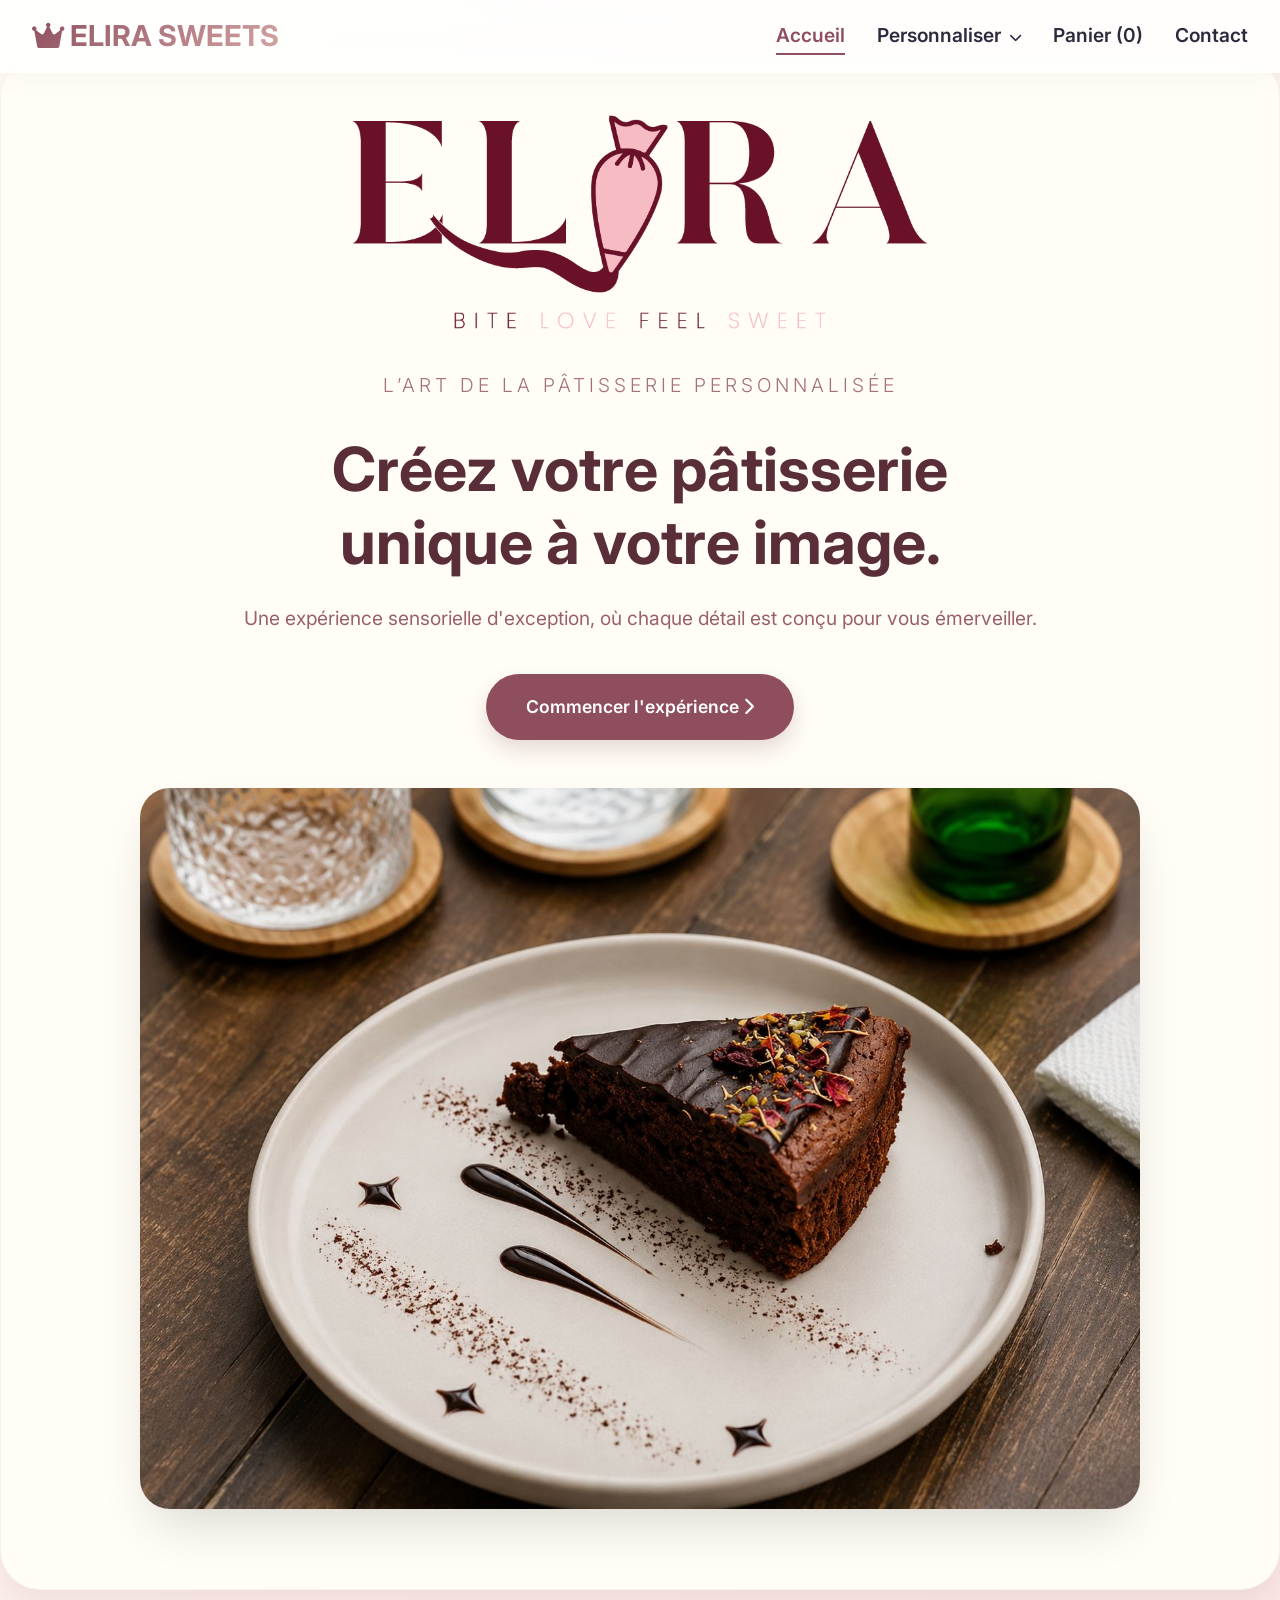
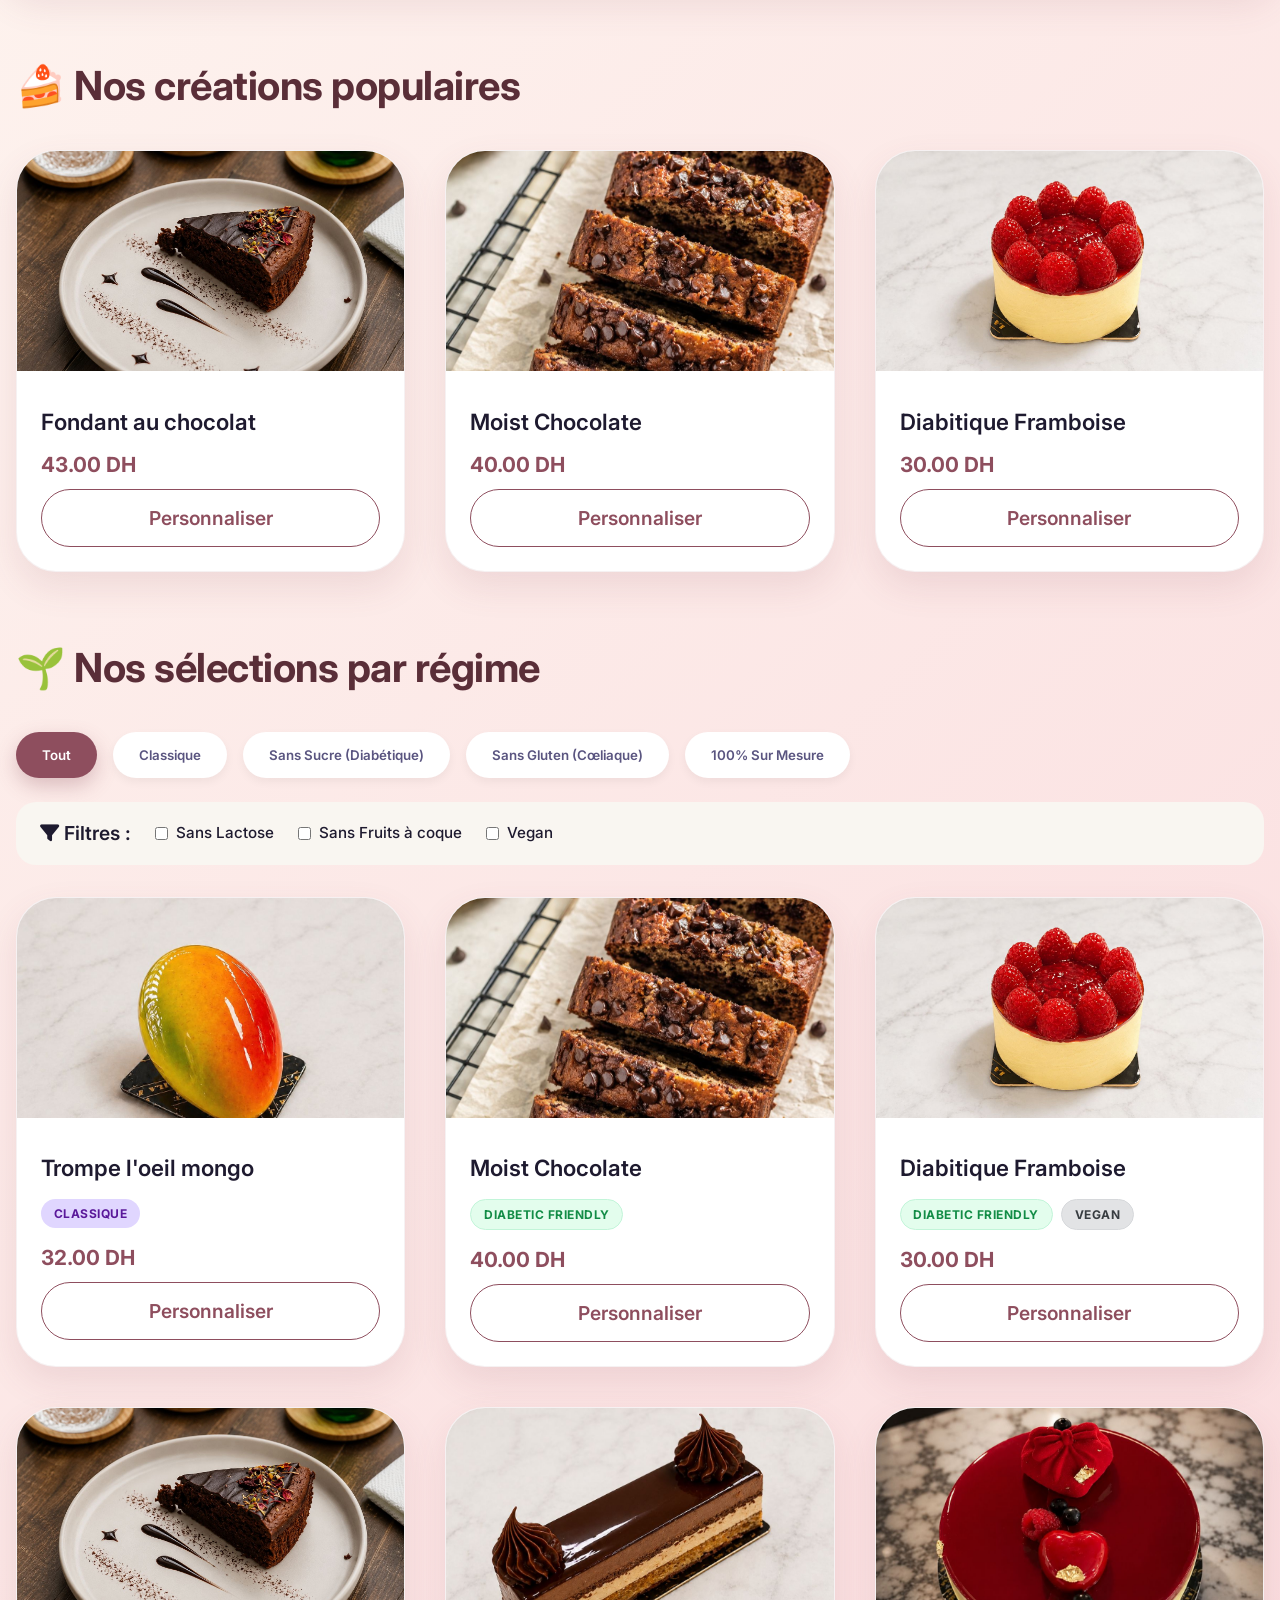
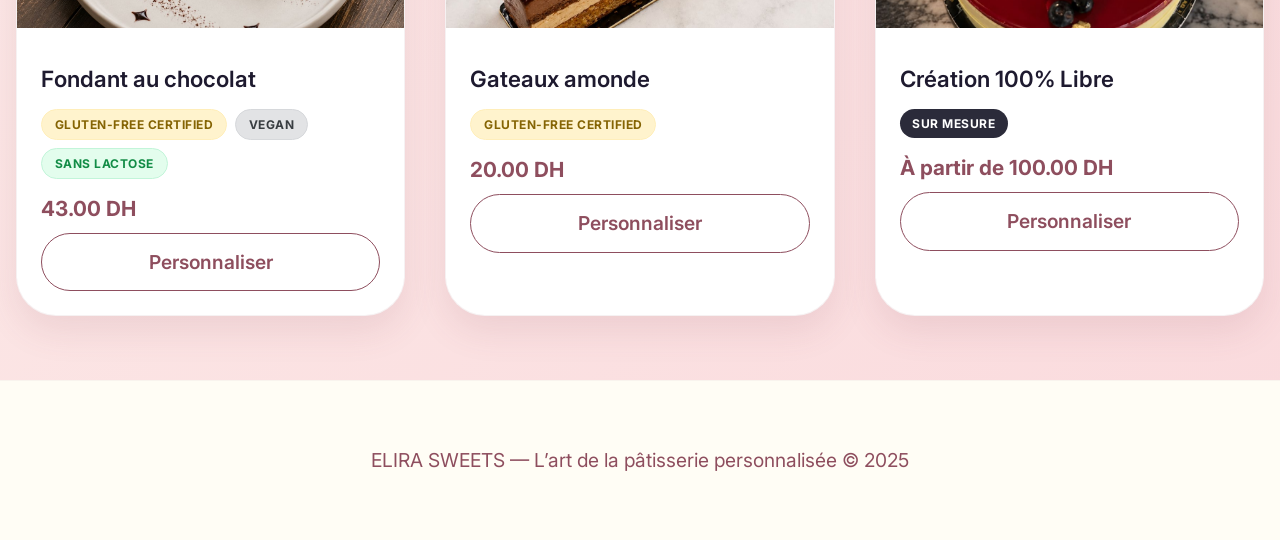
<file: index.html>
<!-- index.html - Page d'accueil avec produits populaires -->
<!DOCTYPE html>
<html lang="fr">

<head>
  <meta charset="UTF-8">
  <meta name="viewport" content="width=device-width, initial-scale=1.0">
  <title>ELIRA SWEETS | Pâtisserie sur mesure</title>
  <link rel="stylesheet" href="style.css">
  <link
    href="https://fonts.googleapis.com/css2?family=Inter:opsz,wght@14..32,300;14..32,400;14..32,500;14..32,600;14..32,700&display=swap"
    rel="stylesheet">
  <link rel="stylesheet" href="https://cdnjs.cloudflare.com/ajax/libs/font-awesome/6.0.0-beta3/css/all.min.css">
</head>

<body>
  <nav class="navbar">
    <div class="nav-container">
      <a href="index.html" class="logo"><i class="fas fa-crown"></i> ELIRA SWEETS</a>
      <button class="menu-toggle" id="mobileMenuBtn">
        <i class="fas fa-bars"></i>
      </button>
      <ul class="nav-links" id="navLinks">
        <li><a href="index.html" class="active">Accueil</a></li>
        <li class="nav-item-mega">
          <a href="#">Personnaliser <i class="fas fa-chevron-down" style="font-size: 0.8rem; margin-left: 4px;"></i></a>
          <div class="mega-menu-panel">
            <div class="mega-grid">
              <a href="index.html?category=classic" class="mega-item">
                <i class="fas fa-birthday-cake"></i>
                <h4>Classique</h4>
                <p>Nos recettes traditionnelles riches en saveurs.</p>
              </a>
              <a href="index.html?category=sugar-free" class="mega-item">
                <i class="fas fa-leaf"></i>
                <h4>Sans Sucre</h4>
                <p>Pour le plaisir sans culpabilité (Diabétique Friendly).</p>
              </a>
              <a href="index.html?category=gluten-free" class="mega-item">
                <i class="fas fa-seedling"></i>
                <h4>Sans Gluten</h4>
                <p>Certifié sans gluten pour les régimes cœliaques.</p>
              </a>
              <a href="sur-mesure.html" class="mega-item">
                <i class="fas fa-magic"></i>
                <h4>Sur Mesure</h4>
                <p>Liberté totale. Créez votre dessert de A à Z.</p>
              </a>
            </div>
          </div>
        </li>
        <li><a href="cart.html">Panier (<span id="cartCount">0</span>)</a></li>
        <li><a href="contact.html">Contact</a></li>
      </ul>
    </div>
  </nav>

  <main>
    <section class="luxury-hero">
      <div class="luxury-brand-box">
        <img src="images/ELIRA BRAND_Plan de travail 1.png" alt="ELIRA BRAND Logo" class="luxury-logo">
        <p class="luxury-slogan">L’art de la pâtisserie personnalisée</p>
      </div>

      <div class="luxury-content">
        <h1>Créez votre pâtisserie unique à votre image.</h1>
        <p>Une expérience sensorielle d'exception, où chaque détail est conçu pour vous émerveiller.</p>
        <a href="customize.html" class="btn-luxury">Commencer l'expérience <i class="fas fa-chevron-right"></i></a>
      </div>

      <div class="luxury-showcase">
        <img src="images/problem from siliac 1.jpeg" alt="Signature Pastry Presentation" class="luxury-main-img">
      </div>
    </section>

    <h2 class="section-title">🍰 Nos créations populaires</h2>
    <div class="products-grid" id="productsGrid">
      <!-- Les cartes produits avec lien vers personnalisation + paramètres -->
      <div class="product-card" data-name="Fondant au chocolat" data-price="43.0">
        <img src="images/problem from siliac 1.jpeg" alt="Gâteau chocolat signature" loading="lazy">
        <div class="product-info">
          <h3>Fondant au chocolat</h3>
          <div class="price">43.00 DH</div>
          <a href="customize.html?product=Fondant au chocolat&price=43.0&image=images/problem from siliac 1.jpeg" class="btn-custom">Personnaliser</a>
        </div>
      </div>
      <div class="product-card" data-name="Moist Chocolate" data-price="40.0">
        <img src="images/problem from sugar 1.jpeg" alt="Pain à la banane gourmet" loading="lazy">
        <div class="product-info">
          <h3>Moist Chocolate</h3>
          <div class="price">40.00 DH</div>
          <a href="customize.html?product=Moist Chocolate&price=40.0&image=images/problem from sugar 1.jpeg" class="btn-custom">Personnaliser</a>
        </div>
      </div>
      <div class="product-card" data-name="Diabitique Framboise" data-price="30.0">
        <img src="images/problem from sugar.jpeg" alt="Tarte aux framboises fraîche" loading="lazy">
        <div class="product-info">
          <h3>Diabitique Framboise</h3>
          <div class="price">30.00 DH</div>
          <a href="customize.html?product=Diabitique Framboise&price=30.0&image=images/problem from sugar.jpeg" class="btn-custom">Personnaliser</a>
        </div>
      </div>
    </div>
    </div>

    <!-- NOUVEAU PANEL: PFE Smart Dietary Platform -->
    <h2 class="section-title" style="margin-top: 4rem;">🌱 Nos sélections par régime</h2>

    <div class="filters-container">
      <div class="category-tabs" id="categoryTabs">
        <button class="tab-btn active" data-category="all">Tout</button>
        <button class="tab-btn" data-category="classic">Classique</button>
        <button class="tab-btn" data-category="sugar-free">Sans Sucre (Diabétique)</button>
        <button class="tab-btn" data-category="gluten-free">Sans Gluten (Cœliaque)</button>
        <button class="tab-btn" data-category="custom">100% Sur Mesure</button>
      </div>

      <div class="allergen-filters">
        <span style="font-weight:600; color:var(--violet-fonce);"><i class="fas fa-filter"></i> Filtres :</span>
        <label><input type="checkbox" id="filterLactose"> Sans Lactose</label>
        <label><input type="checkbox" id="filterNuts"> Sans Fruits à coque</label>
        <label><input type="checkbox" id="filterVegan"> Vegan</label>
      </div>
    </div>

    <div class="products-grid" id="dietaryProductsGrid">
      <!-- CLASSIC -->
      <div class="product-card dietary-card" data-category="classic" data-lactose="false" data-nuts="false"
        data-vegan="false">
        <img src="images/poeple%20normal.jpeg" alt="Gâteau chocolat">
        <div class="product-info">
          <h3>Trompe l'oeil mongo</h3>
          <div class="badges-container">
            <span class="diet-badge" style="background:#e0d6ff; color:#5a189a;">Classique</span>
          </div>
          <div class="price">32.00 DH</div>
          <a href="customize.html?product=Trompe l'oeil mongo&price=32.0&category=classic&image=images/poeple normal.jpeg"
            class="btn-custom">Personnaliser</a>
        </div>
      </div>

      <!-- SUGAR FREE 1 -->
      <div class="product-card dietary-card" data-category="sugar-free" data-lactose="false" data-nuts="false"
        data-vegan="false">
        <img src="images/problem from sugar 1.jpeg" alt="Tarte aux fruits">
        <div class="product-info">
          <h3>Moist Chocolate</h3>
          <div class="badges-container">
            <span class="diet-badge badge-diabetic">Diabetic Friendly</span>
          </div>
          <div class="price">40.00 DH</div>
          <a href="customize.html?product=Moist Chocolate&price=40.0&category=sugar-free&image=images/problem from sugar 1.jpeg"
            class="btn-custom">Personnaliser</a>
        </div>
      </div>

      <!-- SUGAR FREE 2 -->
      <div class="product-card dietary-card" data-category="sugar-free" data-lactose="true" data-nuts="false"
        data-vegan="true">
        <img src="images/problem from sugar.jpeg" alt="Mousse Framboise">
        <div class="product-info">
          <h3>Diabitique Framboise</h3>
          <div class="badges-container">
            <span class="diet-badge badge-diabetic">Diabetic Friendly</span>
            <span class="diet-badge badge-vegan">Vegan</span>
          </div>
          <div class="price">30.00 DH</div>
          <a href="customize.html?product=Diabitique Framboise&price=30.0&category=sugar-free&image=images/problem from sugar.jpeg"
            class="btn-custom">Personnaliser</a>
        </div>
      </div>

      <!-- GLUTEN FREE 1 -->
      <div class="product-card dietary-card" data-category="gluten-free" data-lactose="true" data-nuts="true"
        data-vegan="true">
        <img src="images/problem from siliac 1.jpeg" alt="Brownie Amande">
        <div class="product-info">
          <h3>Fondant au chocolat</h3>
          <div class="badges-container">
            <span class="diet-badge badge-gluten-free">Gluten-Free Certified</span>
            <span class="diet-badge badge-vegan">Vegan</span>
            <span class="diet-badge" style="background:#e3fded; color:#128c46; border: 1px solid #c2f5d9;">Sans
              Lactose</span>
          </div>
          <div class="price">43.00 DH</div>
          <a href="customize.html?product=Fondant au chocolat&price=43.0&category=gluten-free&image=images/problem from siliac 1.jpeg"
            class="btn-custom">Personnaliser</a>
        </div>
      </div>

      <!-- GLUTEN FREE 2 -->
      <div class="product-card dietary-card" data-category="gluten-free" data-lactose="false" data-nuts="true"
        data-vegan="false">
        <img src="images/problem from siliac.jpeg" alt="Macarons Gourmet">
        <div class="product-info">
          <h3>Gateaux amonde</h3>
          <div class="badges-container">
            <span class="diet-badge badge-gluten-free">Gluten-Free Certified</span>
          </div>
          <div class="price">20.00 DH</div>
          <a href="customize.html?product=Gateaux amonde&price=20.0&category=gluten-free&image=images/problem from siliac.jpeg"
            class="btn-custom">Personnaliser</a>
        </div>
      </div>

      <!-- CUSTOM -->
      <div class="product-card dietary-card" data-category="custom" data-lactose="true" data-nuts="true"
        data-vegan="true">
        <img src="images/custom-creation.jpeg" alt="Pâtisserie sur mesure" loading="lazy">
        <div class="product-info">
          <h3>Création 100% Libre</h3>
          <div class="badges-container">
            <span class="diet-badge" style="background:#2b2b3a; color:#fff;">Sur Mesure</span>
          </div>
          <div class="price">À partir de 100.00 DH</div>
          <a href="sur-mesure.html" class="btn-custom">Personnaliser</a>
        </div>
      </div>
    </div>
  </main>

  <footer>
    <p>ELIRA SWEETS — L’art de la pâtisserie personnalisée © 2025</p>
  </footer>

  <script src="script.js"></script>
  <script>
    // Mise à jour du compteur panier sur toutes les pages
    function updateCartCount() {
      const cart = JSON.parse(localStorage.getItem('sweetCustomizeCart') || '[]');
      const total = cart.reduce((acc) => acc + 1, 0);
      const cartSpan = document.getElementById('cartCount');
      if (cartSpan) cartSpan.innerText = total;
    }
    updateCartCount();
    window.addEventListener('storage', updateCartCount);

    // Filtrage des produits pour le panel Diététique
    document.addEventListener('DOMContentLoaded', () => {
      const tabs = document.querySelectorAll('.tab-btn');
      const products = document.querySelectorAll('.dietary-card');
      const filterLactose = document.getElementById('filterLactose');
      const filterNuts = document.getElementById('filterNuts');
      const filterVegan = document.getElementById('filterVegan');

      function filterProducts() {
        const activeTabBtn = document.querySelector('.tab-btn.active');
        if (!activeTabBtn) return;
        const activeTab = activeTabBtn.getAttribute('data-category');
        const isLactoseFree = filterLactose ? filterLactose.checked : false;
        const isNutFree = filterNuts ? filterNuts.checked : false;
        const isVegan = filterVegan ? filterVegan.checked : false;

        products.forEach(product => {
          const category = product.getAttribute('data-category');
          const pLactose = product.getAttribute('data-lactose') === 'true';
          const pNuts = product.getAttribute('data-nuts') === 'true';
          const pVegan = product.getAttribute('data-vegan') === 'true';

          let show = true;

          if (activeTab !== 'all' && category !== activeTab) show = false;
          if (isLactoseFree && !pLactose) show = false;
          if (isNutFree && !pNuts) show = false;
          if (isVegan && !pVegan) show = false;

          product.style.display = show ? 'block' : 'none';
        });
      }

      // Gestion des onglets
      tabs.forEach(tab => {
        tab.addEventListener('click', () => {
          tabs.forEach(t => t.classList.remove('active'));
          tab.classList.add('active');
          filterProducts();
        });
      });

      // Gestion des paramètres d'URL (pour le Mega Menu)
      const urlParams = new URLSearchParams(window.location.search);
      const catParam = urlParams.get('category');
      if (catParam) {
        const targetTab = document.querySelector(`.tab-btn[data-category="${catParam}"]`);
        if (targetTab) {
          tabs.forEach(t => t.classList.remove('active'));
          targetTab.classList.add('active');
          // Scroll doux vers la section
          setTimeout(() => {
            targetTab.scrollIntoView({ behavior: 'smooth', block: 'center' });
          }, 300);
        }
      }

      if (filterLactose && filterNuts && filterVegan) {
        [filterLactose, filterNuts, filterVegan].forEach(cb => {
          cb.addEventListener('change', filterProducts);
        });
      }

      filterProducts(); // Initial call
    });
  </script>
</body>

</html>
</file>
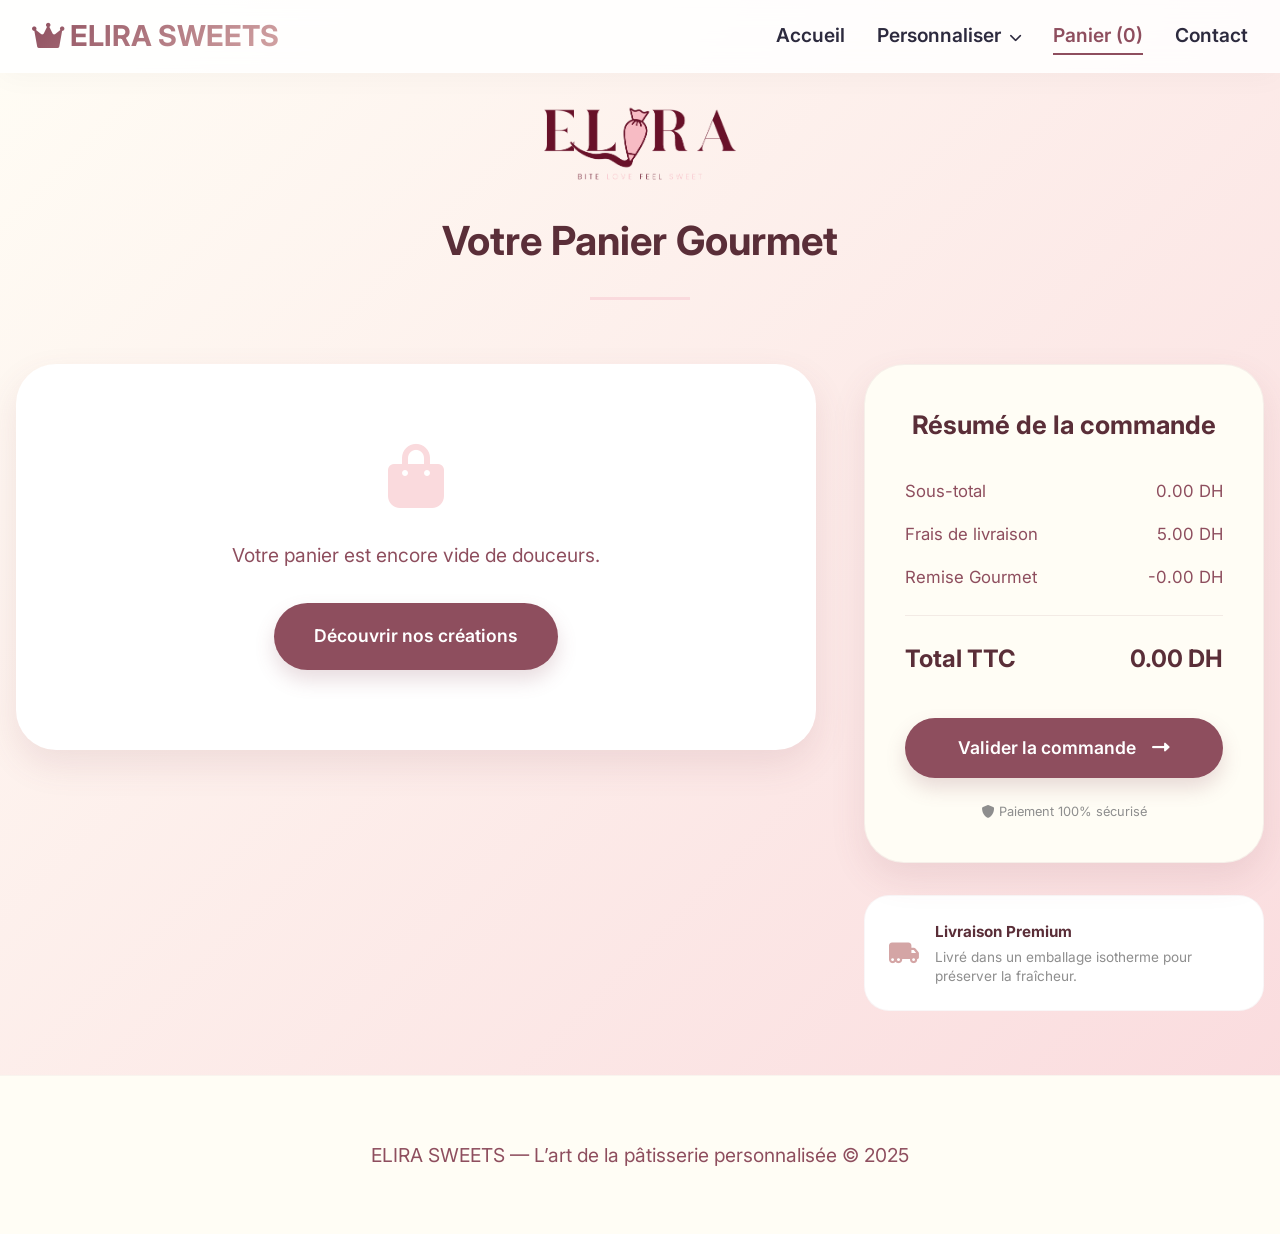
<file: cart.html>
<!-- cart.html - Panier avec gestion des produits personnalisés -->
<!DOCTYPE html>
<html lang="fr">

<head>
  <meta charset="UTF-8">
  <meta name="viewport" content="width=device-width, initial-scale=1.0">
  <title>Mon panier | ELIRA SWEETS</title>
  <link rel="stylesheet" href="style.css">
  <link href="https://fonts.googleapis.com/css2?family=Inter:opsz,wght@14..32,300;400;500;600;700&display=swap"
    rel="stylesheet">
  <link rel="stylesheet" href="https://cdnjs.cloudflare.com/ajax/libs/font-awesome/6.0.0-beta3/css/all.min.css">
</head>

<body>
  <nav class="navbar">
    <div class="nav-container">
      <a href="index.html" class="logo"><i class="fas fa-crown"></i> ELIRA SWEETS</a>
      <button class="menu-toggle" id="mobileMenuBtn">
        <i class="fas fa-bars"></i>
      </button>
      <ul class="nav-links" id="navLinks">
        <li><a href="index.html">Accueil</a></li>
        <li class="nav-item-mega">
          <a href="#">Personnaliser <i class="fas fa-chevron-down"
              style="font-size: 0.8rem; margin-left: 4px;"></i></a>
          <div class="mega-menu-panel">
            <div class="mega-grid">
              <a href="index.html?category=classic" class="mega-item">
                <i class="fas fa-birthday-cake"></i>
                <h4>Classique</h4>
                <p>Nos recettes traditionnelles riches en saveurs.</p>
              </a>
              <a href="index.html?category=sugar-free" class="mega-item">
                <i class="fas fa-leaf"></i>
                <h4>Sans Sucre</h4>
                <p>Pour le plaisir sans culpabilité (Diabétique Friendly).</p>
              </a>
              <a href="index.html?category=gluten-free" class="mega-item">
                <i class="fas fa-seedling"></i>
                <h4>Sans Gluten</h4>
                <p>Certifié sans gluten pour les régimes cœliaques.</p>
              </a>
              <a href="sur-mesure.html" class="mega-item">
                <i class="fas fa-magic"></i>
                <h4>Sur Mesure</h4>
                <p>Liberté totale. Créez votre dessert de A à Z.</p>
              </a>
            </div>
          </div>
        </li>
        <li><a href="cart.html" class="active">Panier (<span id="cartCount">0</span>)</a></li>
        <li><a href="contact.html">Contact</a></li>
      </ul>
    </div>
  </nav>

  <main class="cart-luxury-page">
    <div class="cart-brand-header">
      <img src="images/ELIRA BRAND_Plan de travail 1.png" alt="ELIRA Logo" class="cart-luxury-logo">
      <h1>Votre Panier Gourmet</h1>
      <div class="luxury-divider"></div>
    </div>

    <div class="cart-grid">
      <!-- Section Items -->
      <div class="cart-items-column">
        <div id="cartItemsList">
          <!-- Injecté par JS -->
        </div>
      </div>

      <!-- Section Summary -->
      <div class="cart-summary-column">
        <div class="summary-luxury-card">
          <h2>Résumé de la commande</h2>
          <div class="summary-details">
            <div class="summary-row">
              <span>Sous-total</span>
              <span id="subtotalDisplay">0.00 DH</span>
            </div>
            <div class="summary-row">
              <span>Frais de livraison</span>
              <span id="deliveryDisplay">5.00 DH</span>
            </div>
            <div class="summary-row promo-row">
              <span>Remise Gourmet</span>
              <span>-0.00 DH</span>
            </div>
            <div class="luxury-divider-small"></div>
            <div class="summary-row total-row">
              <span>Total TTC</span>
              <span id="totalDisplay">0.00 DH</span>
            </div>
          </div>
          <button id="validateOrderBtn" class="btn-luxury-checkout">
            <span>Valider la commande</span>
            <i class="fas fa-long-arrow-alt-right"></i>
          </button>
          <p class="payment-security"><i class="fas fa-shield-alt"></i> Paiement 100% sécurisé</p>
        </div>
        
        <div class="luxury-info-card">
          <i class="fas fa-truck-moving"></i>
          <div>
            <h4>Livraison Premium</h4>
            <p>Livré dans un emballage isotherme pour préserver la fraîcheur.</p>
          </div>
        </div>
      </div>
    </div>
  </main>

  <footer>
    <p>ELIRA SWEETS — L’art de la pâtisserie personnalisée © 2025</p>
  </footer>

  <div id="toastMsg" class="toast-notif">✓ Action effectuée</div>
  <script src="script.js"></script>
  <script>
    let cart = [];
    const cartList = document.getElementById('cartItemsList');
    const subtotalEl = document.getElementById('subtotalDisplay');
    const totalEl = document.getElementById('totalDisplay');
    const deliveryFee = 5.0;
    const toast = document.getElementById('toastMsg');

    function showNotification(msg) {
      toast.innerText = msg;
      toast.style.opacity = '1';
      setTimeout(() => toast.style.opacity = '0', 2000);
    }

    function saveCart() {
      localStorage.setItem('sweetCustomizeCart', JSON.stringify(cart));
      updateCartCounter();
      window.dispatchEvent(new Event('storage'));
    }

    function updateCartCounter() {
      const total = cart.reduce((acc, item) => acc + (item.quantity || 1), 0);
      const cartSpan = document.getElementById('cartCount');
      if (cartSpan) cartSpan.innerText = total;
    }

    function renderCart() {
      if (!cartList) return;
      if (cart.length === 0) {
        cartList.innerHTML = `
          <div class="empty-cart-luxury">
            <i class="fas fa-shopping-bag"></i>
            <p>Votre panier est encore vide de douceurs.</p>
            <a href="index.html" class="btn-luxury">Découvrir nos créations</a>
          </div>`;
        subtotalEl.innerText = "0.00 DH";
        totalEl.innerText = "0.00 DH";
        return;
      }

      let html = '';
      let subtotal = 0;

      cart.forEach((item, index) => {
        const qty = item.quantity || 1;
        const itemTotal = item.finalPrice * qty;
        subtotal += itemTotal;

        const ingredientsDisplay = item.ingredients.length ? item.ingredients.join(', ') : 'Recette Signature';
        
        // Use the specific saved image or fallback to category-based image
        const itemImg = item.image || (
                        item.category === 'sugar-free' ? 'images/problem from sugar 1.jpeg' : 
                        item.category === 'gluten-free' ? 'images/problem from siliac 1.jpeg' : 
                        'images/custom-creation.jpeg'
                      );

        html += `
          <div class="luxury-cart-item">
            <div class="cart-item-img-box">
              <img src="${itemImg}" alt="${item.name}">
            </div>
            <div class="cart-item-info">
              <div class="cart-item-header">
                <h3>${item.name}</h3>
                <button class="btn-remove-luxury" onclick="removeItem(${index})"><i class="far fa-trash-alt"></i></button>
              </div>
              <p class="cart-item-category">${item.category === 'custom' ? 'Sur Mesure' : 'Sélection Diététique'}</p>
              <p class="cart-item-ingredients-list">${ingredientsDisplay}</p>
              
              <div class="cart-item-footer">
                <div class="quantity-control">
                  <button onclick="updateQty(${index}, -1)">-</button>
                  <span>${qty}</span>
                  <button onclick="updateQty(${index}, 1)">+</button>
                </div>
                <div class="cart-item-price">${itemTotal.toFixed(2)} DH</div>
              </div>
            </div>
          </div>
        `;
      });

      cartList.innerHTML = html;
      subtotalEl.innerText = subtotal.toFixed(2) + " DH";
      totalEl.innerText = (subtotal + deliveryFee).toFixed(2) + " DH";
    }

    window.removeItem = function(index) {
      cart.splice(index, 1);
      saveCart();
      renderCart();
      showNotification('Douceur retirée du panier');
    }

    window.updateQty = function(index, delta) {
      if (!cart[index].quantity) cart[index].quantity = 1;
      cart[index].quantity += delta;
      if (cart[index].quantity < 1) cart[index].quantity = 1;
      saveCart();
      renderCart();
    }

    function loadCart() {
      const stored = localStorage.getItem('sweetCustomizeCart');
      cart = stored ? JSON.parse(stored) : [];
      renderCart();
      updateCartCounter();
    }

    loadCart();

    document.getElementById('validateOrderBtn').addEventListener('click', () => {
      if (cart.length === 0) return;
      window.location.href = 'checkout.html';
    });

    window.addEventListener('storage', (e) => {
      if (e.key === 'sweetCustomizeCart') loadCart();
    });
  </script>
</body>

</html>
</file>
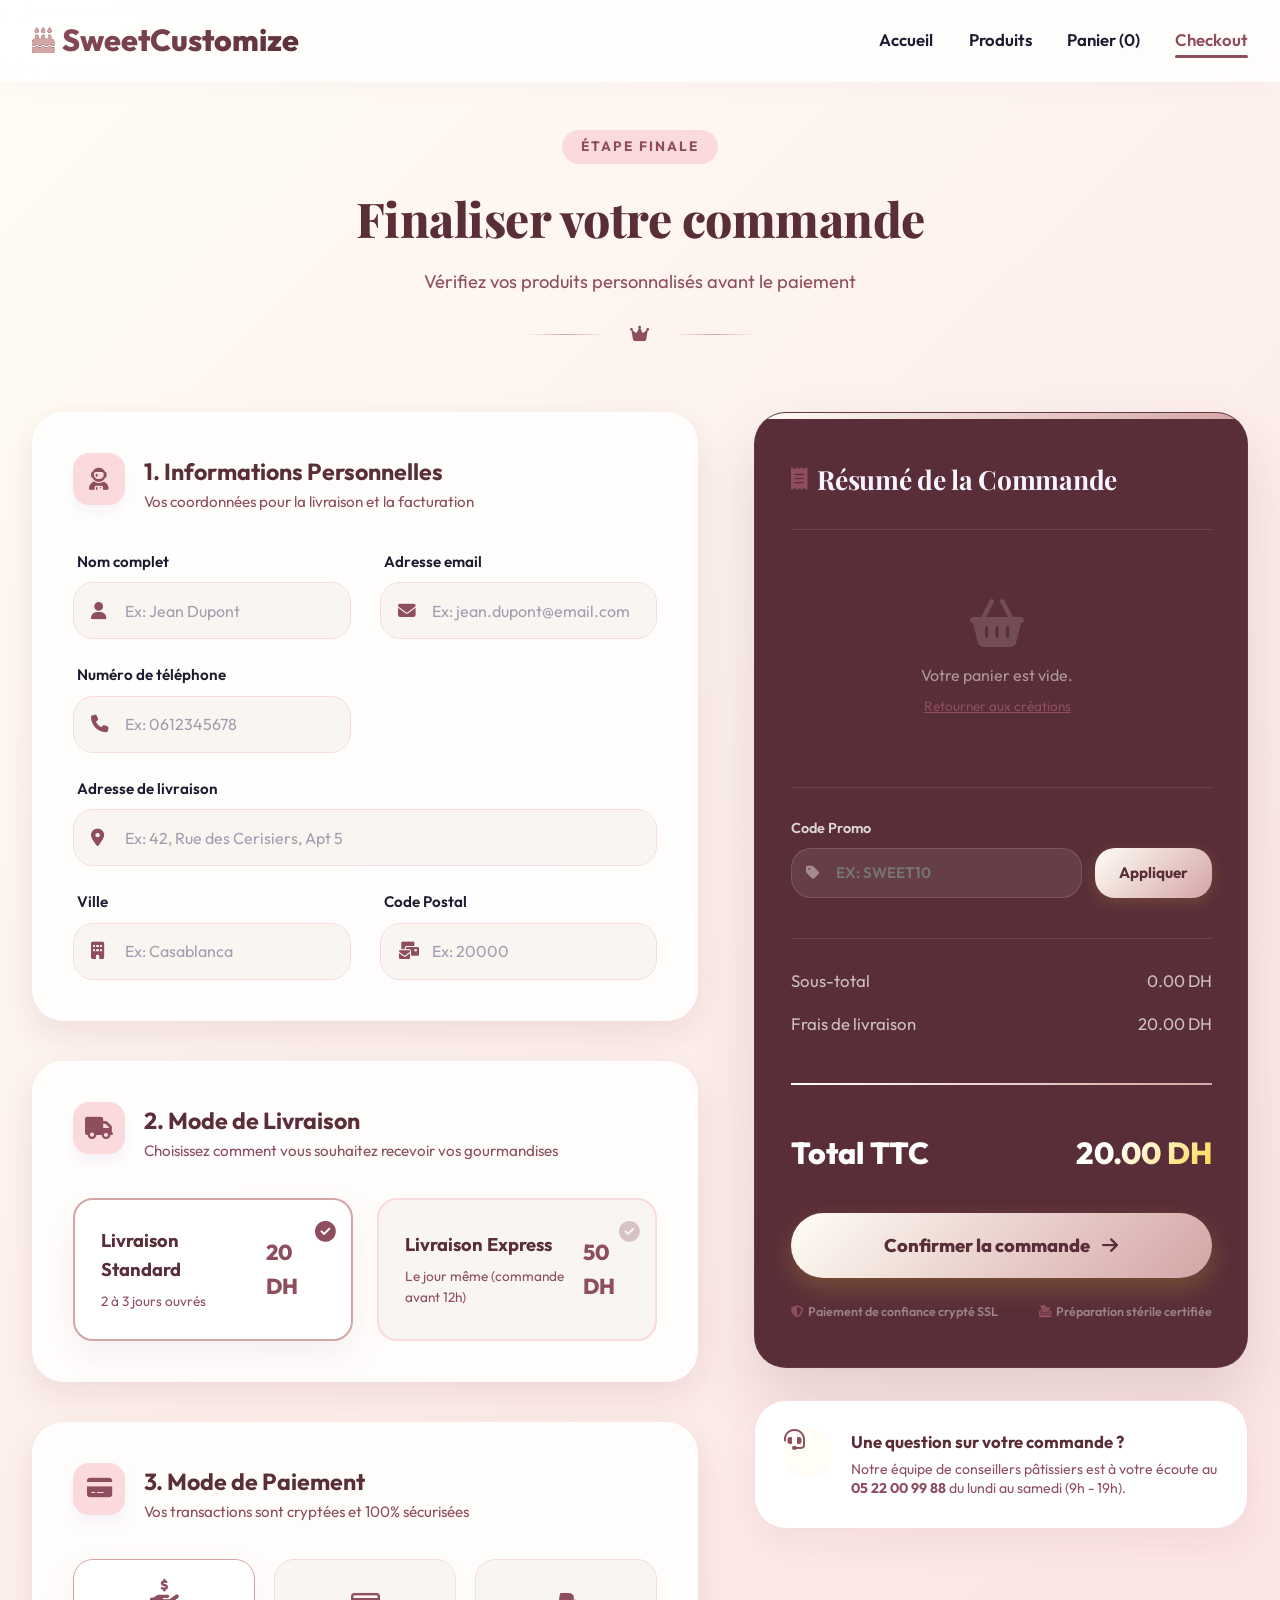
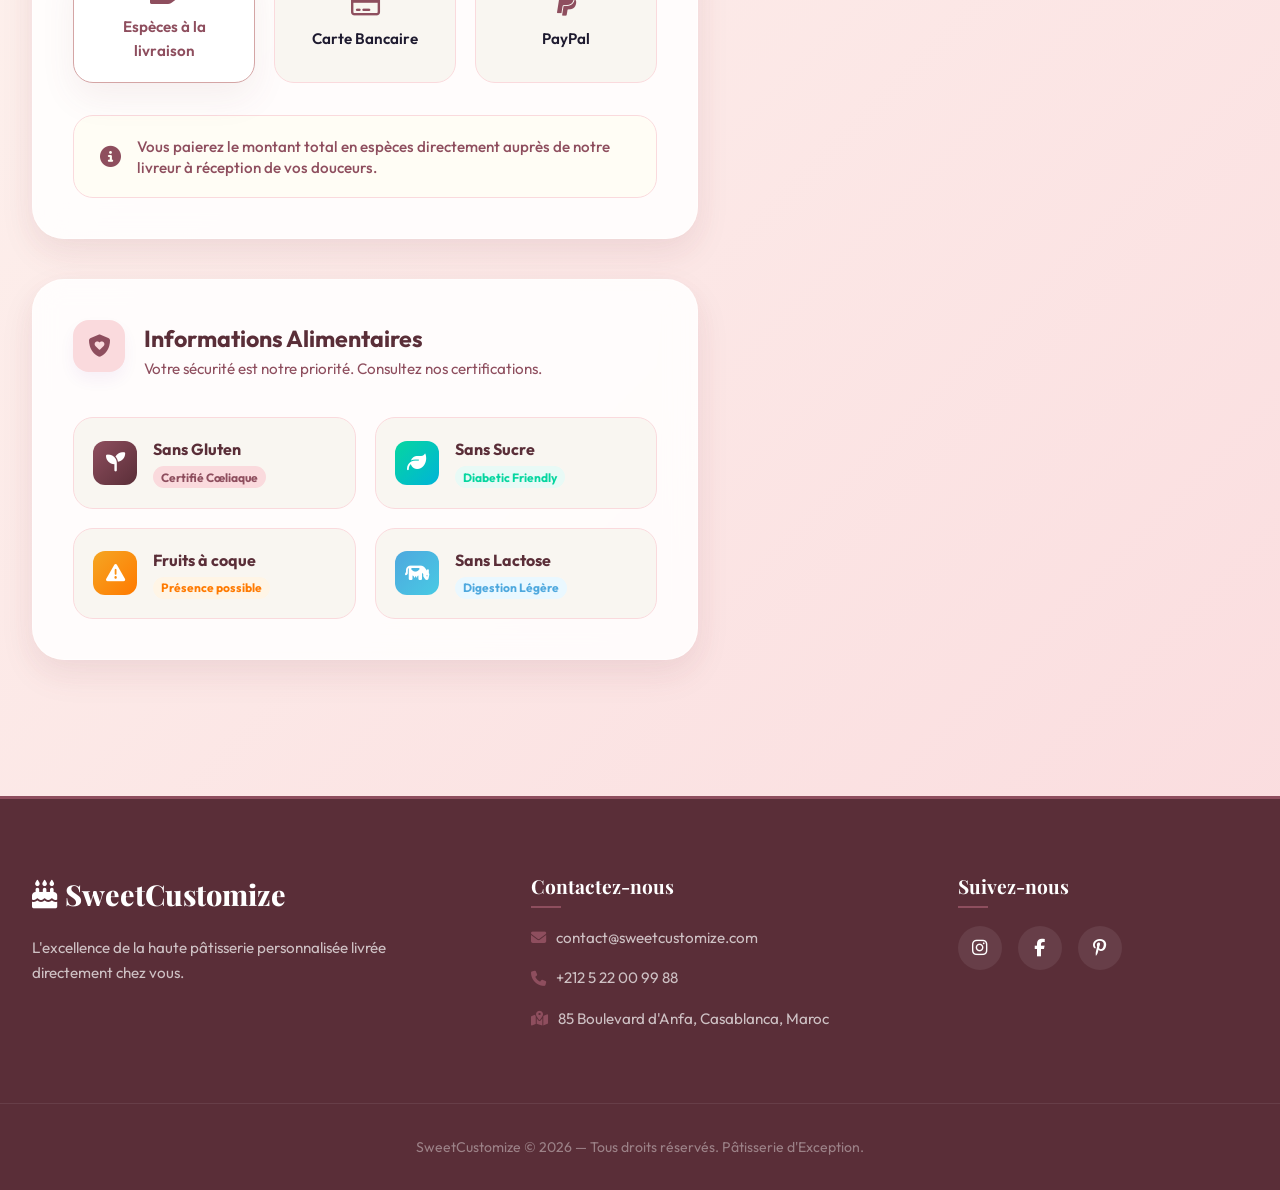
<file: checkout.html>
<!-- checkout.html - Page de paiement moderne et premium pour SweetCustomize -->
<!DOCTYPE html>
<html lang="fr">
<head>
  <meta charset="UTF-8">
  <meta name="viewport" content="width=device-width, initial-scale=1.0">
  <title>Finaliser votre commande | SweetCustomize</title>
  
  <!-- CSS Styles -->
  <link rel="stylesheet" href="checkout.css">
  
  <!-- Google Fonts: Outfit (modern & sleek) & Playfair Display (luxury serif) -->
  <link href="https://fonts.googleapis.com/css2?family=Outfit:wght@300;400;500;600;700;800&family=Playfair+Display:ital,wght@0,400..900;1,400..900&display=swap" rel="stylesheet">
  
  <!-- FontAwesome for Premium Icons -->
  <link rel="stylesheet" href="https://cdnjs.cloudflare.com/ajax/libs/font-awesome/6.4.0/css/all.min.css">
</head>
<body>

  <!-- 1. NAVBAR -->
  <nav class="navbar">
    <div class="nav-container">
      <a href="index.html" class="logo">
        <i class="fas fa-birthday-cake logo-icon"></i>
        <span>SweetCustomize</span>
      </a>
      <button class="menu-toggle" id="mobileMenuBtn" aria-label="Toggle Menu">
        <i class="fas fa-bars"></i>
      </button>
      <ul class="nav-links" id="navLinks">
        <li><a href="index.html">Accueil</a></li>
        <li><a href="index.html#dietaryProductsGrid">Produits</a></li>
        <li><a href="cart.html">Panier (<span id="cartCount">0</span>)</a></li>
        <li><a href="checkout.html" class="active">Checkout</a></li>
      </ul>
    </div>
  </nav>

  <!-- MAIN LAYOUT -->
  <main class="checkout-wrapper">
    
    <!-- 2. CHECKOUT HEADER -->
    <header class="checkout-header">
      <span class="header-tag">Étape Finale</span>
      <h1>Finaliser votre commande</h1>
      <p>Vérifiez vos produits personnalisés avant le paiement</p>
      <div class="luxury-decorator">
        <span class="line"></span>
        <span class="crown-dot"><i class="fas fa-crown"></i></span>
        <span class="line"></span>
      </div>
    </header>

    <!-- CONTENT GRID -->
    <div class="checkout-grid">
      
      <!-- LEFT COLUMN: FORM & OPTIONS -->
      <section class="checkout-main-content">
        
        <form id="checkoutForm" novalidate>
          
          <!-- 3. CUSTOMER INFORMATION FORM -->
          <div class="checkout-card animate-slide-up">
            <div class="card-header">
              <div class="header-icon"><i class="fas fa-user-astronaut"></i></div>
              <div class="header-titles">
                <h2>1. Informations Personnelles</h2>
                <p>Vos coordonnées pour la livraison et la facturation</p>
              </div>
            </div>
            
            <div class="form-grid">
              <!-- Full Name -->
              <div class="input-group">
                <label for="fullName">Nom complet</label>
                <div class="input-wrapper">
                  <i class="fas fa-user input-icon"></i>
                  <input type="text" id="fullName" name="fullName" placeholder="Ex: Jean Dupont" required>
                  <span class="focus-border"></span>
                </div>
                <span class="error-msg" id="fullNameError">Le nom complet est requis.</span>
              </div>
              
              <!-- Email Address -->
              <div class="input-group">
                <label for="email">Adresse email</label>
                <div class="input-wrapper">
                  <i class="fas fa-envelope input-icon"></i>
                  <input type="email" id="email" name="email" placeholder="Ex: jean.dupont@email.com" required>
                  <span class="focus-border"></span>
                </div>
                <span class="error-msg" id="emailError">Veuillez entrer une adresse email valide.</span>
              </div>

              <!-- Phone Number -->
              <div class="input-group">
                <label for="phone">Numéro de téléphone</label>
                <div class="input-wrapper">
                  <i class="fas fa-phone input-icon"></i>
                  <input type="tel" id="phone" name="phone" placeholder="Ex: 0612345678" required>
                  <span class="focus-border"></span>
                </div>
                <span class="error-msg" id="phoneError">Veuillez entrer un numéro valide (ex: 0612345678 ou +212...).</span>
              </div>

              <!-- Delivery Address -->
              <div class="input-group full-width">
                <label for="address">Adresse de livraison</label>
                <div class="input-wrapper">
                  <i class="fas fa-map-marker-alt input-icon"></i>
                  <input type="text" id="address" name="address" placeholder="Ex: 42, Rue des Cerisiers, Apt 5" required>
                  <span class="focus-border"></span>
                </div>
                <span class="error-msg" id="addressError">L'adresse de livraison est requise.</span>
              </div>

              <!-- City -->
              <div class="input-group">
                <label for="city">Ville</label>
                <div class="input-wrapper">
                  <i class="fas fa-building input-icon"></i>
                  <input type="text" id="city" name="city" placeholder="Ex: Casablanca" required>
                  <span class="focus-border"></span>
                </div>
                <span class="error-msg" id="cityError">La ville est requise.</span>
              </div>

              <!-- Postal Code -->
              <div class="input-group">
                <label for="postalCode">Code Postal</label>
                <div class="input-wrapper">
                  <i class="fas fa-mail-bulk input-icon"></i>
                  <input type="text" id="postalCode" name="postalCode" placeholder="Ex: 20000" required>
                  <span class="focus-border"></span>
                </div>
                <span class="error-msg" id="postalCodeError">Le code postal est requis.</span>
              </div>
            </div>
          </div>

          <!-- 4. DELIVERY OPTIONS -->
          <div class="checkout-card animate-slide-up" style="animation-delay: 0.1s;">
            <div class="card-header">
              <div class="header-icon"><i class="fas fa-truck"></i></div>
              <div class="header-titles">
                <h2>2. Mode de Livraison</h2>
                <p>Choisissez comment vous souhaitez recevoir vos gourmandises</p>
              </div>
            </div>

            <div class="delivery-options-grid">
              <!-- Standard Delivery Card -->
              <label class="delivery-card active" id="labelDeliveryStandard">
                <input type="radio" name="deliveryOption" id="deliveryStandard" value="standard" checked>
                <div class="delivery-card-content">
                  <span class="select-indicator"><i class="fas fa-check-circle"></i></span>
                  <div class="delivery-info">
                    <span class="delivery-title">Livraison Standard</span>
                    <span class="delivery-time">2 à 3 jours ouvrés</span>
                  </div>
                  <span class="delivery-price">20 DH</span>
                </div>
              </label>

              <!-- Express Delivery Card -->
              <label class="delivery-card" id="labelDeliveryExpress">
                <input type="radio" name="deliveryOption" id="deliveryExpress" value="express">
                <div class="delivery-card-content">
                  <span class="select-indicator"><i class="fas fa-check-circle"></i></span>
                  <div class="delivery-info">
                    <span class="delivery-title">Livraison Express</span>
                    <span class="delivery-time">Le jour même (commande avant 12h)</span>
                  </div>
                  <span class="delivery-price">50 DH</span>
                </div>
              </label>
            </div>
          </div>

          <!-- 5. PAYMENT METHOD -->
          <div class="checkout-card animate-slide-up" style="animation-delay: 0.2s;">
            <div class="card-header">
              <div class="header-icon"><i class="fas fa-credit-card"></i></div>
              <div class="header-titles">
                <h2>3. Mode de Paiement</h2>
                <p>Vos transactions sont cryptées et 100% sécurisées</p>
              </div>
            </div>

            <div class="payment-methods-tabs">
              <!-- Cash on Delivery Tab -->
              <label class="payment-tab active" id="tabCod">
                <input type="radio" name="paymentMethod" id="paymentCod" value="cod" checked>
                <i class="fas fa-hand-holding-dollar payment-tab-icon"></i>
                <span>Espèces à la livraison</span>
              </label>

              <!-- Credit Card Tab -->
              <label class="payment-tab" id="tabCard">
                <input type="radio" name="paymentMethod" id="paymentCard" value="card">
                <i class="far fa-credit-card payment-tab-icon"></i>
                <span>Carte Bancaire</span>
              </label>

              <!-- PayPal Tab -->
              <label class="payment-tab" id="tabPaypal">
                <input type="radio" name="paymentMethod" id="paymentPaypal" value="paypal">
                <i class="fab fa-paypal payment-tab-icon"></i>
                <span>PayPal</span>
              </label>
            </div>

            <!-- CREDIT CARD DETAILS CONTAINER -->
            <div class="credit-card-details" id="creditCardDetails">
              <div class="credit-card-form-decor">
                <div class="cc-chip"></div>
                <div class="cc-brand-logo"><i class="fab fa-cc-visa"></i></div>
              </div>
              <div class="form-grid">
                <!-- Card Holder -->
                <div class="input-group full-width">
                  <label for="cardHolder">Nom sur la carte</label>
                  <div class="input-wrapper">
                    <i class="fas fa-user-tag input-icon"></i>
                    <input type="text" id="cardHolder" name="cardHolder" placeholder="Ex: JEAN DUPONT">
                    <span class="focus-border"></span>
                  </div>
                  <span class="error-msg" id="cardHolderError">Le nom sur la carte est requis.</span>
                </div>

                <!-- Card Number -->
                <div class="input-group">
                  <label for="cardNumber">Numéro de carte</label>
                  <div class="input-wrapper">
                    <i class="fas fa-credit-card input-icon"></i>
                    <input type="text" id="cardNumber" name="cardNumber" placeholder="4532 •••• •••• ••••" maxlength="19">
                    <span class="focus-border"></span>
                  </div>
                  <span class="error-msg" id="cardNumberError">Veuillez entrer un numéro de carte valide.</span>
                </div>

                <!-- Expiration Date -->
                <div class="input-group">
                  <div class="half-inputs">
                    <div class="sub-input">
                      <label for="cardExpiry">Date d'expiration</label>
                      <div class="input-wrapper">
                        <i class="far fa-calendar-alt input-icon"></i>
                        <input type="text" id="cardExpiry" name="cardExpiry" placeholder="MM/AA" maxlength="5">
                        <span class="focus-border"></span>
                      </div>
                      <span class="error-msg" id="cardExpiryError">Date invalide (MM/AA).</span>
                    </div>

                    <div class="sub-input">
                      <label for="cardCvv">CVV <i class="far fa-question-circle tooltip-trigger" title="3 chiffres au dos de votre carte"></i></label>
                      <div class="input-wrapper">
                        <i class="fas fa-lock input-icon"></i>
                        <input type="password" id="cardCvv" name="cardCvv" placeholder="123" maxlength="4">
                        <span class="focus-border"></span>
                      </div>
                      <span class="error-msg" id="cardCvvError">Requis (3-4 chiffres).</span>
                    </div>
                  </div>
                </div>
              </div>
            </div>

            <!-- PayPal & COD Dynamic Status Message -->
            <div class="dynamic-payment-status" id="paymentStatusMsg">
              <i class="fas fa-circle-info"></i>
              <span id="paymentStatusText">Vous paierez le montant total en espèces directement auprès de notre livreur à réception de vos douceurs.</span>
            </div>
          </div>

          <!-- 8. ALLERGIES & DIETARY SAFETY -->
          <div class="checkout-card allergy-safety-card animate-slide-up" style="animation-delay: 0.3s;">
            <div class="card-header">
              <div class="header-icon"><i class="fas fa-shield-heart"></i></div>
              <div class="header-titles">
                <h2>Informations Alimentaires</h2>
                <p>Votre sécurité est notre priorité. Consultez nos certifications.</p>
              </div>
            </div>

            <div class="allergy-safety-grid">
              <div class="safety-item gluten-free">
                <div class="safety-icon-wrapper">
                  <i class="fas fa-seedling"></i>
                </div>
                <div class="safety-info">
                  <span class="safety-title">Sans Gluten</span>
                  <span class="safety-badge">Certifié Cœliaque</span>
                </div>
              </div>

              <div class="safety-item sugar-free">
                <div class="safety-icon-wrapper">
                  <i class="fas fa-leaf"></i>
                </div>
                <div class="safety-info">
                  <span class="safety-title">Sans Sucre</span>
                  <span class="safety-badge">Diabetic Friendly</span>
                </div>
              </div>

              <div class="safety-item contains-nuts">
                <div class="safety-icon-wrapper">
                  <i class="fas fa-triangle-exclamation"></i>
                </div>
                <div class="safety-info">
                  <span class="safety-title">Fruits à coque</span>
                  <span class="safety-badge alert-badge">Présence possible</span>
                </div>
              </div>

              <div class="safety-item lactose-free">
                <div class="safety-icon-wrapper">
                  <i class="fas fa-cow"></i>
                </div>
                <div class="safety-info">
                  <span class="safety-title">Sans Lactose</span>
                  <span class="safety-badge">Digestion Légère</span>
                </div>
              </div>
            </div>
          </div>
        </form>

      </section>

      <!-- RIGHT COLUMN: ORDER SUMMARY & PAYMENT TRIGGER -->
      <aside class="checkout-sidebar">
        
        <!-- 6. ORDER SUMMARY SECTION -->
        <div class="summary-card-premium animate-fade-in">
          <div class="summary-top-decor"></div>
          
          <h2 class="sidebar-title">
            <i class="fas fa-receipt"></i> Résumé de la Commande
          </h2>
          
          <div class="summary-divider"></div>
          
          <!-- DYNAMIC ITEMS LIST -->
          <div class="checkout-summary-items" id="checkoutSummaryItems">
            <!-- Items injected by checkout.js -->
            <div class="loading-items">
              <i class="fas fa-circle-notch fa-spin"></i> Chargement de vos créations...
            </div>
          </div>

          <div class="summary-divider"></div>

          <!-- 7. COUPON SYSTEM -->
          <div class="coupon-section">
            <label for="couponInput">Code Promo</label>
            <div class="coupon-field-wrapper">
              <i class="fas fa-tag coupon-icon"></i>
              <input type="text" id="couponInput" placeholder="Ex: SWEET10" autocomplete="off">
              <button type="button" id="applyCouponBtn">Appliquer</button>
            </div>
            <span class="coupon-status-msg" id="couponStatusMsg"></span>
          </div>

          <div class="summary-divider"></div>

          <!-- PRICING DETAILS -->
          <div class="checkout-pricing-breakdown">
            <div class="price-row">
              <span>Sous-total</span>
              <span id="summarySubtotal">0.00 DH</span>
            </div>
            <div class="price-row discount-row" id="summaryDiscountRow" style="display: none;">
              <span>Remise Coupon (<span id="discountPercent">0</span>%)</span>
              <span id="summaryDiscount">-0.00 DH</span>
            </div>
            <div class="price-row">
              <span>Frais de livraison</span>
              <span id="summaryDelivery">20.00 DH</span>
            </div>
            
            <div class="summary-divider-accent"></div>
            
            <div class="price-row total-ttc-row">
              <span>Total TTC</span>
              <span id="summaryTotalTTC">0.00 DH</span>
            </div>
          </div>

          <!-- 9. ORDER VALIDATION BUTTON -->
          <button type="button" id="btnConfirmOrder" class="btn-luxury-confirm">
            <span class="btn-text">Confirmer la commande</span>
            <span class="btn-icon"><i class="fas fa-arrow-right"></i></span>
          </button>
          
          <div class="trust-indicators">
            <p><i class="fas fa-shield-halved"></i> Paiement de confiance crypté SSL</p>
            <p><i class="fas fa-box-tissue"></i> Préparation stérile certifiée</p>
          </div>
        </div>

        <!-- ADDITIONAL SIDEBAR HELPER -->
        <div class="checkout-support-card animate-fade-in">
          <i class="fas fa-headset support-icon"></i>
          <div class="support-info">
            <h3>Une question sur votre commande ?</h3>
            <p>Notre équipe de conseillers pâtissiers est à votre écoute au <strong>05 22 00 99 88</strong> du lundi au samedi (9h - 19h).</p>
          </div>
        </div>
      </aside>

    </div>
  </main>

  <!-- 10. FOOTER -->
  <footer class="checkout-footer">
    <div class="footer-container">
      <div class="footer-brand">
        <a href="index.html" class="footer-logo">
          <i class="fas fa-birthday-cake"></i> SweetCustomize
        </a>
        <p>L'excellence de la haute pâtisserie personnalisée livrée directement chez vous.</p>
      </div>
      <div class="footer-contact">
        <h4>Contactez-nous</h4>
        <p><i class="fas fa-envelope"></i> contact@sweetcustomize.com</p>
        <p><i class="fas fa-phone"></i> +212 5 22 00 99 88</p>
        <p><i class="fas fa-map-location-dot"></i> 85 Boulevard d'Anfa, Casablanca, Maroc</p>
      </div>
      <div class="footer-socials">
        <h4>Suivez-nous</h4>
        <div class="social-icons">
          <a href="#" aria-label="Instagram"><i class="fab fa-instagram"></i></a>
          <a href="#" aria-label="Facebook"><i class="fab fa-facebook-f"></i></a>
          <a href="#" aria-label="Pinterest"><i class="fab fa-pinterest-p"></i></a>
        </div>
      </div>
    </div>
    <div class="footer-bottom">
      <p>SweetCustomize © 2026 — Tous droits réservés. Pâtisserie d'Exception.</p>
    </div>
  </footer>

  <!-- ANIMATED SUCCESS POPUP OVERLAY -->
  <div class="success-popup-overlay" id="successPopup">
    <div class="success-popup-content">
      <div class="success-icon-ring">
        <div class="success-icon-check">
          <i class="fas fa-check"></i>
        </div>
        <div class="sparkle sparkle-1"><i class="fas fa-sparkles"></i></div>
        <div class="sparkle sparkle-2"></div>
        <div class="sparkle sparkle-3"></div>
      </div>
      <h2>Paiement validé avec succès !</h2>
      <h3>Merci pour votre commande chez SweetCustomize</h3>
      <p class="popup-subtext">Votre commande a été transmise à nos chefs pâtissiers. Nous préparons vos douceurs sur mesure avec le plus grand soin.</p>
      
      <div class="order-loader">
        <div class="loader-bar"></div>
      </div>
      <p class="redirect-notice">Redirection vers votre reçu de commande...</p>
    </div>
  </div>

  <!-- JavaScript logic -->
  <script src="checkout.js"></script>
</body>
</html>
</file>
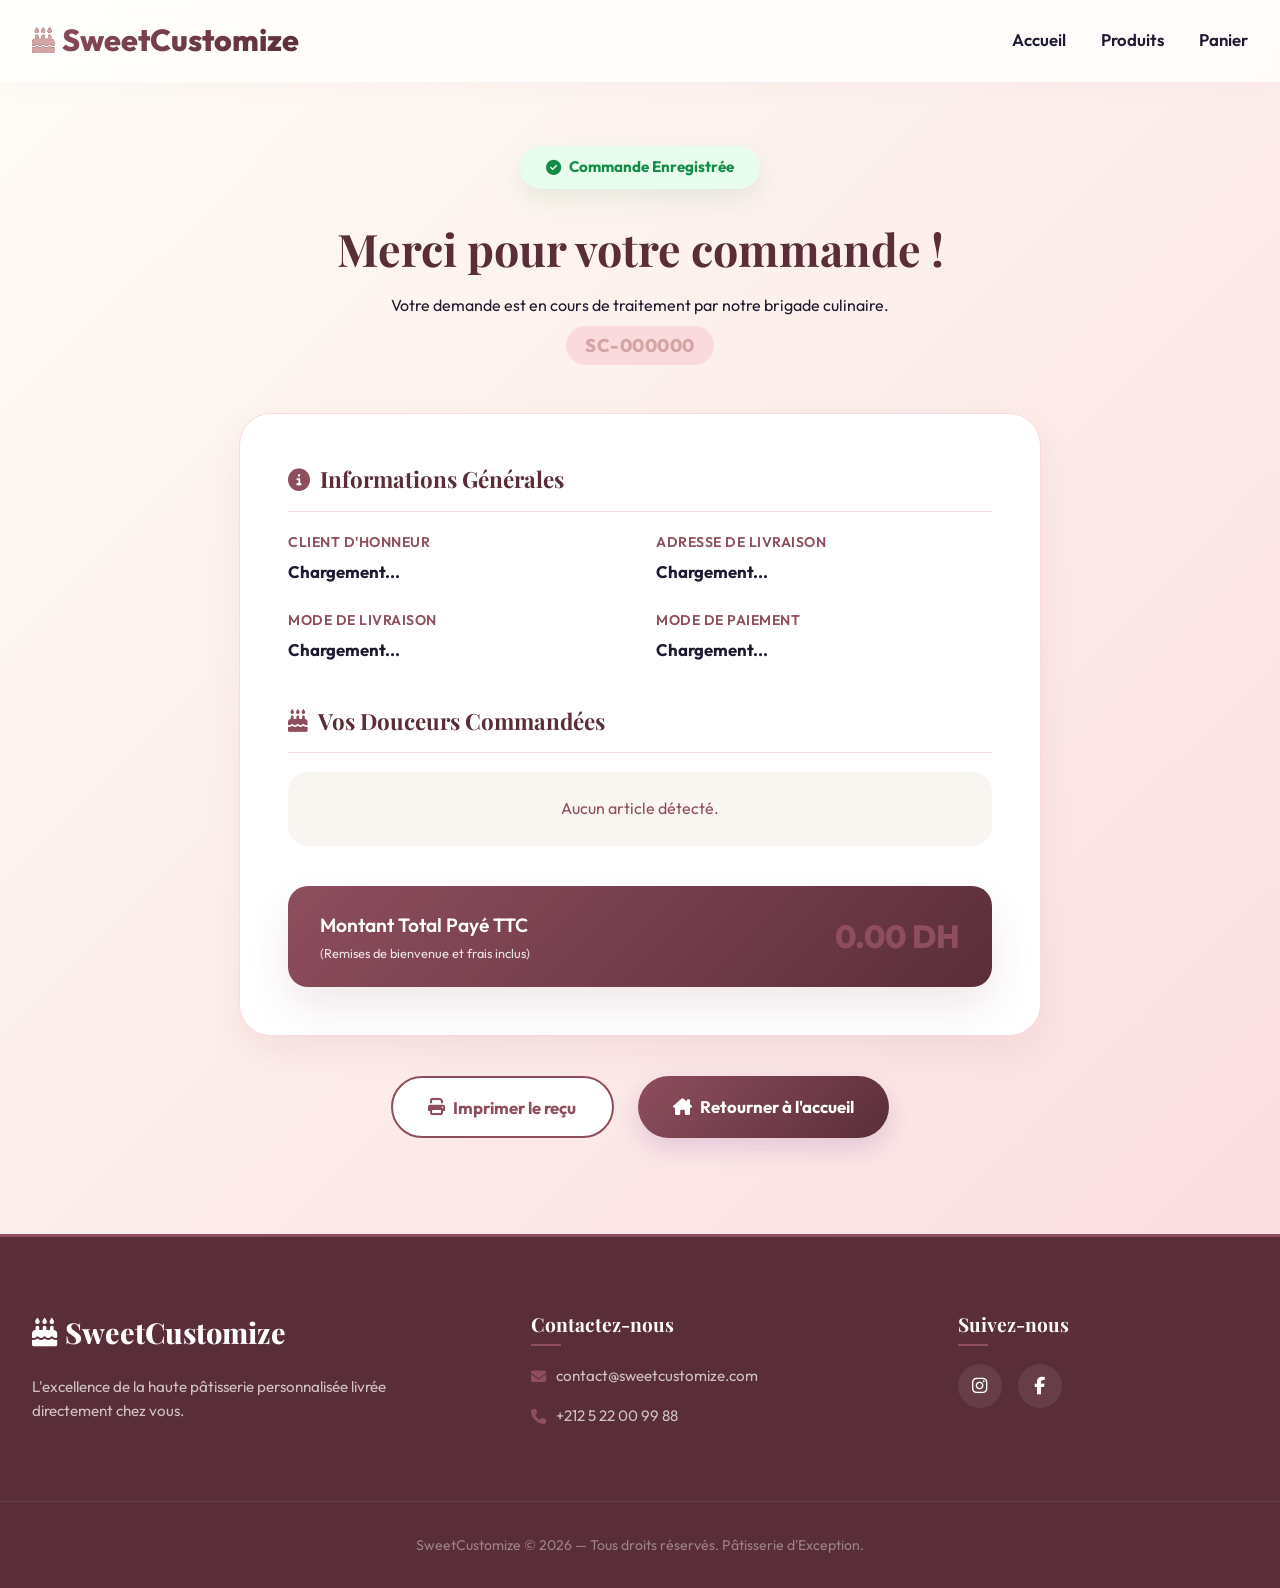
<file: confirmation.html>
<!-- confirmation.html - Page de confirmation de commande premium pour SweetCustomize -->
<!DOCTYPE html>
<html lang="fr">
<head>
  <meta charset="UTF-8">
  <meta name="viewport" content="width=device-width, initial-scale=1.0">
  <title>Commande Confirmée | SweetCustomize</title>
  
  <!-- CSS Styles -->
  <link rel="stylesheet" href="checkout.css">
  
  <!-- Google Fonts: Outfit & Playfair Display -->
  <link href="https://fonts.googleapis.com/css2?family=Outfit:wght@300;400;500;600;700;800&family=Playfair+Display:ital,wght@0,400..900;1,400..900&display=swap" rel="stylesheet">
  
  <!-- FontAwesome for Premium Icons -->
  <link rel="stylesheet" href="https://cdnjs.cloudflare.com/ajax/libs/font-awesome/6.4.0/css/all.min.css">
  
  <style>
    /* Confirmation page specific overrides */
    .confirmation-wrapper {
      max-width: 850px;
      margin: 4rem auto;
      padding: 0 1.5rem;
    }
    
    .confirm-header-box {
      text-align: center;
      margin-bottom: 3rem;
      animation: fadeInDown 0.8s ease-out;
    }
    
    .badge-success-glow {
      display: inline-flex;
      background: var(--success-light);
      color: var(--success);
      padding: 0.6rem 1.6rem;
      border-radius: 30px;
      font-weight: 700;
      font-size: 0.95rem;
      align-items: center;
      gap: 8px;
      box-shadow: 0 10px 25px rgba(18, 140, 70, 0.1);
      margin-bottom: 1.5rem;
    }
    
    .confirm-header-box h1 {
      font-family: 'Playfair Display', serif;
      font-size: 2.8rem;
      color: var(--dark-purple);
      margin-bottom: 0.5rem;
    }
    
    .order-number-tag {
      font-size: 1.15rem;
      font-weight: 800;
      color: var(--accent-purple);
      background: var(--light-purple);
      padding: 0.3rem 1.2rem;
      border-radius: 20px;
      display: inline-block;
      margin-top: 0.5rem;
      letter-spacing: 0.5px;
    }

    .confirm-details-card {
      background: var(--white);
      border-radius: var(--radius-lg);
      border: 1px solid var(--border-gray);
      box-shadow: var(--soft-shadow);
      padding: 3rem;
      margin-bottom: 2.5rem;
      position: relative;
    }
    
    .confirm-section-title {
      font-family: 'Playfair Display', serif;
      font-size: 1.4rem;
      color: var(--dark-purple);
      font-weight: 700;
      margin-bottom: 1.2rem;
      display: flex;
      align-items: center;
      gap: 10px;
      border-bottom: 1px solid var(--border-gray);
      padding-bottom: 0.8rem;
    }
    
    .confirm-section-title i {
      color: var(--accent-gold);
    }
    
    .details-row-grid {
      display: grid;
      grid-template-columns: repeat(2, 1fr);
      gap: 1.5rem 2rem;
      margin-bottom: 2.5rem;
    }
    
    .detail-item {
      display: flex;
      flex-direction: column;
      gap: 0.3rem;
    }
    
    .detail-item span.label {
      font-size: 0.88rem;
      color: var(--text-muted);
      font-weight: 600;
      text-transform: uppercase;
      letter-spacing: 0.5px;
    }
    
    .detail-item span.value {
      font-size: 1.05rem;
      color: var(--text-dark);
      font-weight: 700;
    }
    
    .ordered-sweets-list {
      background: var(--soft-gray);
      border-radius: var(--radius-md);
      padding: 1.5rem;
      margin-bottom: 2.5rem;
    }
    
    .ordered-sweet-item {
      display: flex;
      justify-content: space-between;
      align-items: center;
      padding: 1rem 0;
      border-bottom: 1px dashed var(--border-gray);
    }
    
    .ordered-sweet-item:last-child {
      border-bottom: none;
      padding-bottom: 0;
    }
    
    .ordered-sweet-item:first-child {
      padding-top: 0;
    }
    
    .sweet-left {
      display: flex;
      flex-direction: column;
      gap: 0.2rem;
    }
    
    .sweet-title {
      font-weight: 700;
      color: var(--dark-purple);
      font-size: 1.05rem;
    }
    
    .sweet-ingredients {
      font-size: 0.85rem;
      color: var(--text-muted);
      font-style: italic;
    }
    
    .sweet-qty {
      font-weight: 700;
      color: var(--primary-purple);
      background: var(--light-purple);
      padding: 0.15rem 0.6rem;
      border-radius: 12px;
      font-size: 0.85rem;
    }
    
    .total-paid-highlight {
      background: var(--purple-gradient);
      color: var(--white);
      border-radius: var(--radius-md);
      padding: 1.5rem 2rem;
      display: flex;
      justify-content: space-between;
      align-items: center;
      box-shadow: var(--medium-shadow);
    }
    
    .total-paid-highlight h3 {
      font-size: 1.2rem;
      font-weight: 600;
    }
    
    .total-amount-large {
      font-size: 2rem;
      font-weight: 800;
      color: var(--accent-gold);
    }
    
    .confirmation-actions {
      display: flex;
      gap: 1.5rem;
      justify-content: center;
    }
    
    .btn-home {
      background: var(--purple-gradient);
      color: var(--white);
      border: none;
      border-radius: var(--radius-btn);
      padding: 1.1rem 2.2rem;
      font-size: 1.05rem;
      font-weight: 700;
      cursor: pointer;
      text-decoration: none;
      display: inline-flex;
      align-items: center;
      gap: 8px;
      transition: var(--transition);
      box-shadow: 0 10px 25px rgba(90, 24, 154, 0.15);
    }
    
    .btn-home:hover {
      transform: translateY(-3px);
      box-shadow: 0 15px 35px rgba(90, 24, 154, 0.25);
    }
    
    .btn-print {
      background: var(--white);
      color: var(--primary-purple);
      border: 2px solid var(--primary-purple);
      border-radius: var(--radius-btn);
      padding: 1.1rem 2.2rem;
      font-size: 1.05rem;
      font-weight: 700;
      cursor: pointer;
      display: inline-flex;
      align-items: center;
      gap: 8px;
      transition: var(--transition);
    }
    
    .btn-print:hover {
      background: var(--bg-purple-light);
      transform: translateY(-3px);
    }

    /* Print styles */
    @media print {
      body {
        background: white;
        color: black;
      }
      .navbar, .confirmation-actions, .checkout-footer, .header-tag {
        display: none !important;
      }
      .confirm-details-card {
        box-shadow: none !important;
        border: none !important;
        padding: 0 !important;
      }
      .total-paid-highlight {
        background: #f7f3ff !important;
        color: black !important;
        border: 1px solid #ddd !important;
        box-shadow: none !important;
      }
      .total-amount-large {
        color: #333 !important;
      }
      .confirmation-wrapper {
        margin: 0 !important;
        max-width: 100% !important;
      }
    }

    @media (max-width: 768px) {
      .details-row-grid {
        grid-template-columns: 1fr;
        gap: 1.2rem;
      }
      .confirm-details-card {
        padding: 1.8rem;
      }
      .confirmation-actions {
        flex-direction: column;
        gap: 1rem;
      }
      .btn-home, .btn-print {
        width: 100%;
        justify-content: center;
      }
    }
  </style>
</head>
<body>

  <!-- NAVBAR -->
  <nav class="navbar">
    <div class="nav-container">
      <a href="index.html" class="logo">
        <i class="fas fa-birthday-cake logo-icon"></i>
        <span>SweetCustomize</span>
      </a>
      <ul class="nav-links">
        <li><a href="index.html">Accueil</a></li>
        <li><a href="index.html#dietaryProductsGrid">Produits</a></li>
        <li><a href="cart.html">Panier</a></li>
      </ul>
    </div>
  </nav>

  <!-- CONFIRMATION PAGE CONTENT -->
  <main class="confirmation-wrapper">
    
    <header class="confirm-header-box">
      <div class="badge-success-glow">
        <i class="fas fa-circle-check"></i>
        <span>Commande Enregistrée</span>
      </div>
      <h1>Merci pour votre commande !</h1>
      <p>Votre demande est en cours de traitement par notre brigade culinaire.</p>
      <div>
        <span class="order-number-tag" id="orderNoDisplay">SC-000000</span>
      </div>
    </header>

    <div class="confirm-details-card">
      
      <!-- 1. LIVRAISON & CLIENT DETAILS -->
      <section>
        <h2 class="confirm-section-title">
          <i class="fas fa-circle-info"></i> Informations Générales
        </h2>
        <div class="details-row-grid">
          <div class="detail-item">
            <span class="label">Client d'honneur</span>
            <span class="value" id="clientName">Chargement...</span>
          </div>
          <div class="detail-item">
            <span class="label">Adresse de livraison</span>
            <span class="value" id="clientAddress">Chargement...</span>
          </div>
          <div class="detail-item">
            <span class="label">Mode de livraison</span>
            <span class="value" id="deliveryMode">Chargement...</span>
          </div>
          <div class="detail-item">
            <span class="label">Mode de paiement</span>
            <span class="value" id="paymentMode">Chargement...</span>
          </div>
        </div>
      </section>

      <!-- 2. ORDERED ITEMS TABLE -->
      <section>
        <h2 class="confirm-section-title">
          <i class="fas fa-cake-candles"></i> Vos Douceurs Commandées
        </h2>
        <div class="ordered-sweets-list" id="orderedSweetsList">
          <!-- Injected by JS -->
          <p style="text-align: center; color: var(--text-muted);">Aucun article détecté.</p>
        </div>
      </section>

      <!-- 3. FINAL TOTAL PRICE HIGHLIGHT -->
      <div class="total-paid-highlight">
        <div class="total-left">
          <h3>Montant Total Payé TTC</h3>
          <p style="font-size:0.8rem; opacity:0.85; margin-top:2px;">(Remises de bienvenue et frais inclus)</p>
        </div>
        <div class="total-right">
          <span class="total-amount-large" id="totalDisplay">0.00 DH</span>
        </div>
      </div>

    </div>

    <!-- ACTIONS -->
    <div class="confirmation-actions">
      <button onclick="window.print()" class="btn-print">
        <i class="fas fa-print"></i> Imprimer le reçu
      </button>
      <a href="index.html" class="btn-home">
        <i class="fas fa-house-chimney"></i> Retourner à l'accueil
      </a>
    </div>

  </main>

  <!-- FOOTER -->
  <footer class="checkout-footer">
    <div class="footer-container">
      <div class="footer-brand">
        <a href="index.html" class="footer-logo">
          <i class="fas fa-birthday-cake"></i> SweetCustomize
        </a>
        <p>L'excellence de la haute pâtisserie personnalisée livrée directement chez vous.</p>
      </div>
      <div class="footer-contact">
        <h4>Contactez-nous</h4>
        <p><i class="fas fa-envelope"></i> contact@sweetcustomize.com</p>
        <p><i class="fas fa-phone"></i> +212 5 22 00 99 88</p>
      </div>
      <div class="footer-socials">
        <h4>Suivez-nous</h4>
        <div class="social-icons">
          <a href="#"><i class="fab fa-instagram"></i></a>
          <a href="#"><i class="fab fa-facebook-f"></i></a>
        </div>
      </div>
    </div>
    <div class="footer-bottom">
      <p>SweetCustomize © 2026 — Tous droits réservés. Pâtisserie d'Exception.</p>
    </div>
  </footer>

  <script>
    document.addEventListener('DOMContentLoaded', () => {
      const orderData = localStorage.getItem('lastSweetOrder');
      if (!orderData) {
        // Redirection vers l'accueil si aucune info
        return;
      }
      
      const order = JSON.parse(orderData);
      
      // Injection des textes
      document.getElementById('orderNoDisplay').innerText = order.orderNumber;
      document.getElementById('clientName').innerText = order.customerName;
      document.getElementById('clientAddress').innerText = order.address;
      document.getElementById('deliveryMode').innerText = order.deliveryMethod;
      
      // Formater le mode de paiement en Français
      let pMethod = order.paymentMethod;
      if (pMethod === 'Cash on Delivery') pMethod = 'Espèces à la livraison';
      else if (pMethod === 'Carte Bancaire') pMethod = 'Carte Bancaire (Visa/Mastercard)';
      document.getElementById('paymentMode').innerText = pMethod;
      
      document.getElementById('totalDisplay').innerText = order.totalPaid;

      // Injection des articles
      const listContainer = document.getElementById('orderedSweetsList');
      if (listContainer && order.items && order.items.length > 0) {
        let html = '';
        order.items.forEach(item => {
          const ingredients = item.ingredients && item.ingredients.length 
            ? item.ingredients.join(', ') 
            : 'Recette Signature';
            
          html += `
            <div class="ordered-sweet-item">
              <div class="sweet-left">
                <span class="sweet-title">${item.name}</span>
                <span class="sweet-ingredients">${ingredients}</span>
              </div>
              <div class="sweet-right">
                <span class="sweet-qty">Quantité: ${item.quantity}</span>
              </div>
            </div>
          `;
        });
        listContainer.innerHTML = html;
      }
    });
  </script>
</body>
</html>
</file>
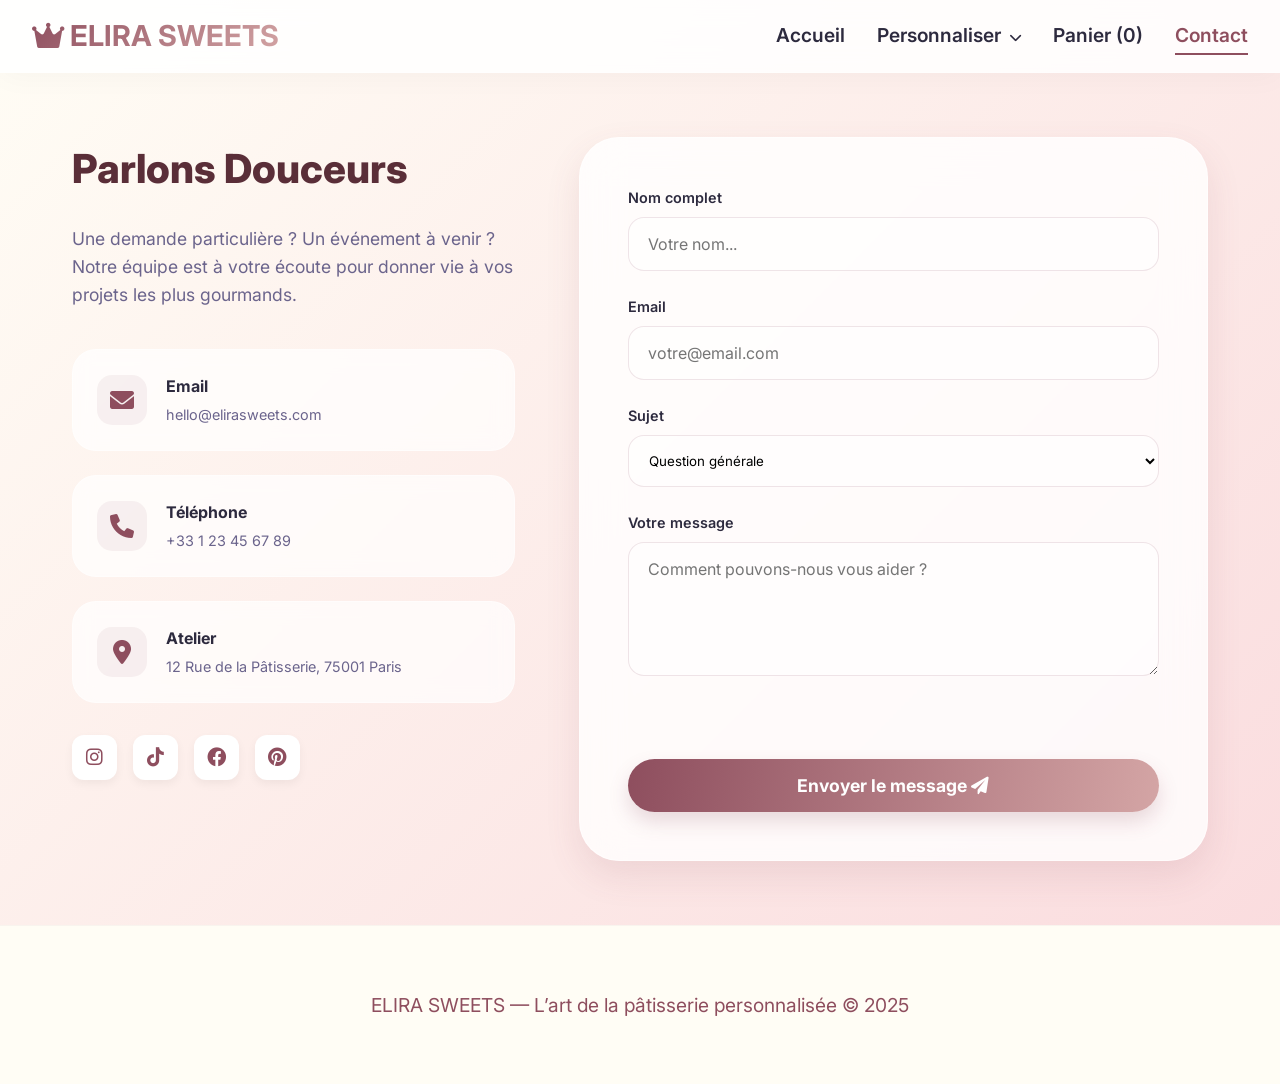
<file: contact.html>
<!-- contact.html - Page contact simple -->
<!DOCTYPE html>
<html lang="fr">
<head>
  <meta charset="UTF-8">
  <meta name="viewport" content="width=device-width, initial-scale=1.0">
  <title>Contact | ELIRA SWEETS</title>
  <link rel="stylesheet" href="style.css">
  <link href="https://fonts.googleapis.com/css2?family=Inter:opsz,wght@14..32,300;400;500;600;700&display=swap" rel="stylesheet">
  <link rel="stylesheet" href="https://cdnjs.cloudflare.com/ajax/libs/font-awesome/6.0.0-beta3/css/all.min.css">
</head>
<body>
  <nav class="navbar">
    <div class="nav-container">
      <a href="index.html" class="logo"><i class="fas fa-crown"></i> ELIRA SWEETS</a>
      <button class="menu-toggle" id="mobileMenuBtn">
        <i class="fas fa-bars"></i>
      </button>
      <ul class="nav-links" id="navLinks">
        <li><a href="index.html">Accueil</a></li>
        <li class="nav-item-mega">
          <a href="#">Personnaliser <i class="fas fa-chevron-down" style="font-size: 0.8rem; margin-left: 4px;"></i></a>
          <div class="mega-menu-panel">
            <div class="mega-grid">
              <a href="index.html?category=classic" class="mega-item">
                <i class="fas fa-birthday-cake"></i>
                <h4>Classique</h4>
                <p>Nos recettes traditionnelles riches en saveurs.</p>
              </a>
              <a href="index.html?category=sugar-free" class="mega-item">
                <i class="fas fa-leaf"></i>
                <h4>Sans Sucre</h4>
                <p>Pour le plaisir sans culpabilité (Diabétique Friendly).</p>
              </a>
              <a href="index.html?category=gluten-free" class="mega-item">
                <i class="fas fa-seedling"></i>
                <h4>Sans Gluten</h4>
                <p>Certifié sans gluten pour les régimes cœliaques.</p>
              </a>
              <a href="sur-mesure.html" class="mega-item">
                <i class="fas fa-magic"></i>
                <h4>Sur Mesure</h4>
                <p>Liberté totale. Créez votre dessert de A à Z.</p>
              </a>
            </div>
          </div>
        </li>
        <li><a href="cart.html">Panier (<span id="cartCount">0</span>)</a></li>
        <li><a href="contact.html" class="active">Contact</a></li>
      </ul>
    </div>
  </nav>

  <main class="contact-container">
    <div class="contact-wrapper">
      <!-- Info Panel -->
      <div class="contact-info-panel">
        <h2>Parlons Douceurs</h2>
        <p>Une demande particulière ? Un événement à venir ? Notre équipe est à votre écoute pour donner vie à vos projets les plus gourmands.</p>
        
        <div class="info-cards">
          <div class="info-card">
            <i class="fas fa-envelope"></i>
            <div>
              <h4>Email</h4>
              <p>hello@elirasweets.com</p>
            </div>
          </div>
          <div class="info-card">
            <i class="fas fa-phone"></i>
            <div>
              <h4>Téléphone</h4>
              <p>+33 1 23 45 67 89</p>
            </div>
          </div>
          <div class="info-card">
            <i class="fas fa-map-marker-alt"></i>
            <div>
              <h4>Atelier</h4>
              <p>12 Rue de la Pâtisserie, 75001 Paris</p>
            </div>
          </div>
        </div>

        <div class="social-links-contact">
          <a href="#"><i class="fab fa-instagram"></i></a>
          <a href="#"><i class="fab fa-tiktok"></i></a>
          <a href="#"><i class="fab fa-facebook"></i></a>
          <a href="#"><i class="fab fa-pinterest"></i></a>
        </div>
      </div>

      <!-- Form Card -->
      <div class="contact-form-card">
        <form id="contactForm">
          <div class="form-group">
            <label for="name">Nom complet</label>
            <input type="text" id="name" placeholder="Votre nom..." required>
          </div>
          <div class="form-group">
            <label for="email">Email</label>
            <input type="email" id="email" placeholder="votre@email.com" required>
          </div>
          <div class="form-group">
            <label for="subject">Sujet</label>
            <select id="subject" style="width: 100%; padding: 1rem; border-radius: 16px; border: 1px solid rgba(103, 6, 38, 0.1); background: rgba(255, 255, 255, 0.5);">
              <option value="question">Question générale</option>
              <option value="event">Événement / Mariage</option>
              <option value="problem">Problème avec une commande</option>
              <option value="other">Autre</option>
            </select>
          </div>
          <div class="form-group">
            <label for="message">Votre message</label>
            <textarea id="message" rows="5" placeholder="Comment pouvons-nous vous aider ?" required></textarea>
          </div>
          <button type="submit" class="btn-primary" style="width: 100%;">Envoyer le message <i class="fas fa-paper-plane"></i></button>
        </form>
      </div>
    </div>
  </main>

  <footer>
    <p>ELIRA SWEETS — L’art de la pâtisserie personnalisée © 2025</p>
  </footer>

  <script src="script.js"></script>
  <script>
    function updateCartCount() {
      const cart = JSON.parse(localStorage.getItem('sweetCustomizeCart') || '[]');
      const total = cart.reduce((acc) => acc + 1, 0);
      const cartSpan = document.getElementById('cartCount');
      if (cartSpan) cartSpan.innerText = total;
    }
    updateCartCount();
    window.addEventListener('storage', updateCartCount);
  </script>
</body>
</html>
</file>
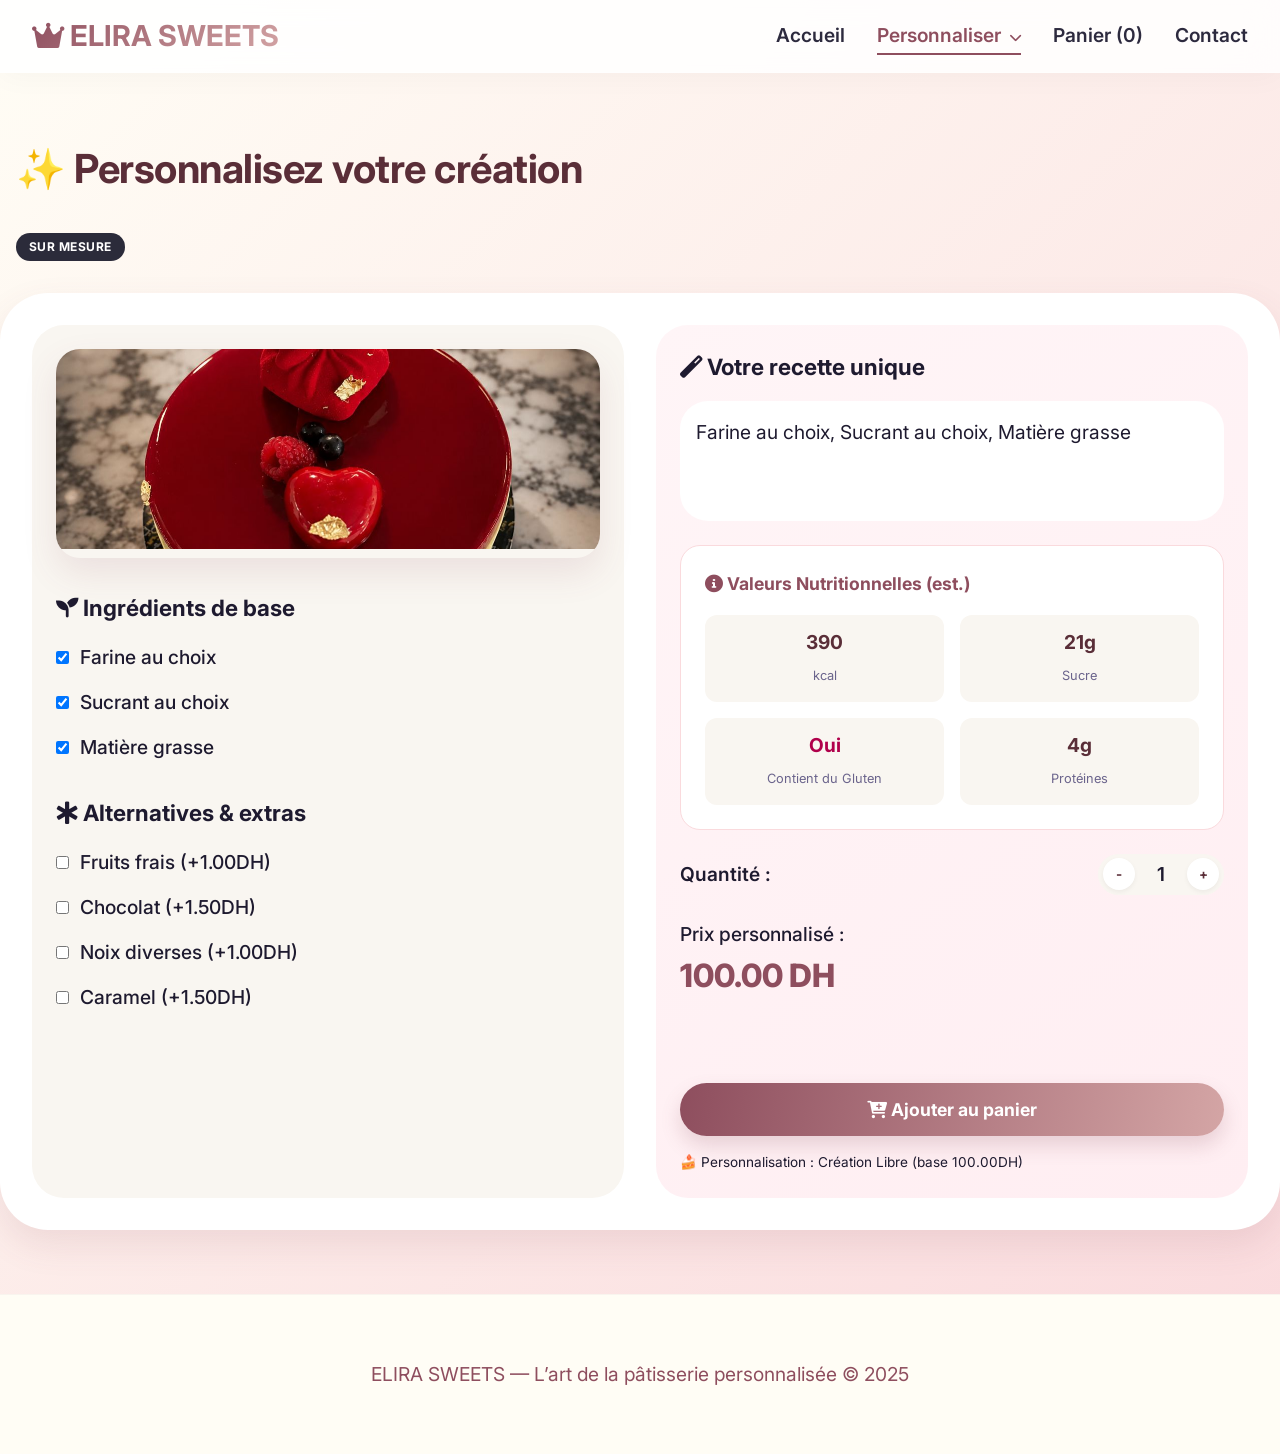
<file: customize.html>
<!-- customize.html - Page de personnalisation des ingrédients -->
<!DOCTYPE html>
<html lang="fr">
<head>
  <meta charset="UTF-8">
  <meta name="viewport" content="width=device-width, initial-scale=1.0">
  <title>Personnalisez votre dessert | ELIRA SWEETS</title>
  <link rel="stylesheet" href="style.css">
  <link href="https://fonts.googleapis.com/css2?family=Inter:opsz,wght@14..32,300;400;500;600;700&display=swap" rel="stylesheet">
  <link rel="stylesheet" href="https://cdnjs.cloudflare.com/ajax/libs/font-awesome/6.0.0-beta3/css/all.min.css">
</head>
<body>
  <nav class="navbar">
    <div class="nav-container">
      <a href="index.html" class="logo"><i class="fas fa-crown"></i> ELIRA SWEETS</a>
      <button class="menu-toggle" id="mobileMenuBtn">
        <i class="fas fa-bars"></i>
      </button>
      <ul class="nav-links" id="navLinks">
        <li><a href="index.html">Accueil</a></li>
        <li class="nav-item-mega">
          <a href="#" class="active">Personnaliser <i class="fas fa-chevron-down" style="font-size: 0.8rem; margin-left: 4px;"></i></a>
          <div class="mega-menu-panel">
            <div class="mega-grid">
              <a href="index.html?category=classic" class="mega-item">
                <i class="fas fa-birthday-cake"></i>
                <h4>Classique</h4>
                <p>Nos recettes traditionnelles riches en saveurs.</p>
              </a>
              <a href="index.html?category=sugar-free" class="mega-item">
                <i class="fas fa-leaf"></i>
                <h4>Sans Sucre</h4>
                <p>Pour le plaisir sans culpabilité (Diabétique Friendly).</p>
              </a>
              <a href="index.html?category=gluten-free" class="mega-item">
                <i class="fas fa-seedling"></i>
                <h4>Sans Gluten</h4>
                <p>Certifié sans gluten pour les régimes cœliaques.</p>
              </a>
              <a href="sur-mesure.html" class="mega-item">
                <i class="fas fa-magic"></i>
                <h4>Sur Mesure</h4>
                <p>Liberté totale. Créez votre dessert de A à Z.</p>
              </a>
            </div>
          </div>
        </li>
        <li><a href="cart.html">Panier (<span id="cartCount">0</span>)</a></li>
        <li><a href="contact.html">Contact</a></li>
      </ul>
    </div>
  </nav>

  <main>
    <h2 class="section-title">✨ Personnalisez votre création</h2>
    <div style="max-width: 1400px; margin: 0 auto; padding: 0 1rem;">
      <div class="badges-container" id="productBadges">
        <!-- Badges injectés par JS -->
      </div>
    </div>

    <div class="customize-container">
      <!-- Colonne ingrédients -->
      <div class="ingredients-panel">
        <div class="product-preview-box" style="margin-bottom: 2rem; border-radius: 24px; overflow: hidden; box-shadow: var(--ombre-douce);">
          <img id="productPreviewImg" src="" alt="Aperçu du produit" style="width: 100%; height: 200px; object-fit: cover;">
        </div>
        <h3><i class="fas fa-seedling"></i> Ingrédients de base</h3>
        <div class="checkbox-group" id="baseIngredients">
          <!-- Injectés par JS -->
        </div>
        <h3 style="margin-top: 2rem;"><i class="fas fa-star-of-life"></i> Alternatives & extras</h3>
        <div class="checkbox-group" id="altIngredients">
          <!-- Injectés par JS -->
        </div>
      </div>

      <!-- Colonne récapitulatif -->
      <div class="final-section">
        <h3><i class="fas fa-magic"></i> Votre recette unique</h3>
        <div class="final-ingredients" id="finalIngredientsList">
          <!-- Injectés par JS -->
        </div>
        
        <div class="nutrition-info">
          <h4><i class="fas fa-info-circle"></i> Valeurs Nutritionnelles (est.)</h4>
          <div class="nutrition-grid">
            <div class="nutrition-item">
              <span class="nutrition-value" id="nutriCalories">0</span>
              <span class="nutrition-label">kcal</span>
            </div>
            <div class="nutrition-item">
              <span class="nutrition-value" id="nutriSugar">0g</span>
              <span class="nutrition-label">Sucre</span>
            </div>
            <div class="nutrition-item">
              <span class="nutrition-value" id="nutriGluten">Oui</span>
              <span class="nutrition-label">Contient du Gluten</span>
            </div>
            <div class="nutrition-item">
              <span class="nutrition-value" id="nutriProtein">0g</span>
              <span class="nutrition-label">Protéines</span>
            </div>
          </div>
        </div>

        <div style="margin: 1.5rem 0 1.5rem 0; display: flex; align-items: center; justify-content: space-between;">
          <span style="font-weight:600">Quantité :</span>
          <div class="quantity-control">
            <button type="button" onclick="changeQty(-1)">-</button>
            <span id="quantityDisplay">1</span>
            <button type="button" onclick="changeQty(1)">+</button>
          </div>
        </div>
        <div style="margin: 1.5rem 0 2rem 0;">
          <span style="font-weight:500">Prix personnalisé :</span>
          <div class="dynamic-price" id="customPriceDisplay">0.00 DH</div>
        </div>
        <button id="addToCartBtn" class="btn-primary" style="width:100%"><i class="fas fa-cart-plus"></i> Ajouter au panier</button>
        <p id="currentProductName" style="margin-top: 1rem; font-size:0.85rem; color:var(--violet);"></p>
      </div>
    </div>
  </main>

  <footer>
    <p>ELIRA SWEETS — L’art de la pâtisserie personnalisée © 2025</p>
  </footer>

  <div id="toastMsg" class="toast-notif">✓ Ajouté au panier</div>
  <script src="script.js"></script>
  <script>
    // Gestion de la personnalisation et ajout panier
    const urlParams = new URLSearchParams(window.location.search);
    let currentProduct = {
      name: urlParams.get('product') || "Création Libre",
      basePrice: parseFloat(urlParams.get('price')) || 100.0,
      category: urlParams.get('category') || "custom",
      image: urlParams.get('image') || ""
    };

    const finalDiv = document.getElementById('finalIngredientsList');
    const priceSpan = document.getElementById('customPriceDisplay');
    const productNameSpan = document.getElementById('currentProductName');
    const addBtn = document.getElementById('addToCartBtn');
    const toast = document.getElementById('toastMsg');
    
    // Conteneurs
    const baseContainer = document.getElementById('baseIngredients');
    const altContainer = document.getElementById('altIngredients');
    const badgesContainer = document.getElementById('productBadges');

    // Nutrition elements
    const nutriCal = document.getElementById('nutriCalories');
    const nutriSugar = document.getElementById('nutriSugar');
    const nutriGluten = document.getElementById('nutriGluten');
    const nutriProtein = document.getElementById('nutriProtein');

    // Définition des ingrédients selon la catégorie
    const categoryConfig = {
      "classic": {
        badges: `<span class="diet-badge" style="background:#e0d6ff; color:#5a189a;">Classique</span>`,
        base: [
          { name: "Farine de blé", checked: true, cal: 150, sug: 1, pro: 4, glut: true },
          { name: "Sucre blanc", checked: true, cal: 120, sug: 30, pro: 0, glut: false },
          { name: "Chocolat au lait", checked: true, cal: 200, sug: 20, pro: 3, glut: false },
          { name: "Lait entier", checked: true, cal: 60, sug: 5, pro: 3, glut: false }
        ],
        alt: [
          { name: "Fruits frais", price: 1.0, cal: 30, sug: 5, pro: 0, glut: false },
          { name: "Caramel beurre salé", price: 1.5, cal: 150, sug: 25, pro: 1, glut: false },
          { name: "Noix concassées", price: 1.0, cal: 100, sug: 1, pro: 4, glut: false }
        ]
      },
      "sugar-free": {
        badges: `<span class="diet-badge badge-diabetic">Diabetic Friendly</span>`,
        base: [
          { name: "Farine de blé complète", checked: true, cal: 130, sug: 1, pro: 5, glut: true },
          { name: "Érythritol (Sans sucre)", checked: true, cal: 5, sug: 0, pro: 0, glut: false },
          { name: "Chocolat noir 85%", checked: true, cal: 180, sug: 3, pro: 4, glut: false },
          { name: "Lait d'amande", checked: true, cal: 30, sug: 0, pro: 1, glut: false }
        ],
        alt: [
          { name: "Fruits rouges (IG bas)", price: 1.0, cal: 25, sug: 3, pro: 0, glut: false },
          { name: "Noix de pécan", price: 1.5, cal: 120, sug: 1, pro: 3, glut: false },
          { name: "Extrait de vanille pure", price: 0.5, cal: 10, sug: 0, pro: 0, glut: false }
        ]
      },
      "gluten-free": {
        badges: `<span class="diet-badge badge-gluten-free">Gluten-Free Certified</span> <span class="diet-badge badge-vegan">Vegan</span>`,
        base: [
          { name: "Farine d'amande", checked: true, cal: 180, sug: 2, pro: 8, glut: false },
          { name: "Sucre de coco", checked: true, cal: 110, sug: 25, pro: 0, glut: false },
          { name: "Cacao cru vegan", checked: true, cal: 100, sug: 1, pro: 5, glut: false },
          { name: "Lait de coco", checked: true, cal: 80, sug: 2, pro: 1, glut: false }
        ],
        alt: [
          { name: "Noisettes", price: 1.0, cal: 130, sug: 1, pro: 4, glut: false },
          { name: "Beurre de cacahuète", price: 1.5, cal: 160, sug: 3, pro: 7, glut: false },
          { name: "Fruits frais", price: 1.0, cal: 30, sug: 5, pro: 0, glut: false }
        ]
      },
      "custom": {
        badges: `<span class="diet-badge" style="background:#2b2b3a; color:#fff;">Sur Mesure</span>`,
        base: [
          { name: "Farine au choix", checked: true, cal: 140, sug: 1, pro: 4, glut: true },
          { name: "Sucrant au choix", checked: true, cal: 100, sug: 20, pro: 0, glut: false },
          { name: "Matière grasse", checked: true, cal: 150, sug: 0, pro: 0, glut: false }
        ],
        alt: [
          { name: "Fruits frais", price: 1.0, cal: 30, sug: 5, pro: 0, glut: false },
          { name: "Chocolat", price: 1.5, cal: 150, sug: 15, pro: 2, glut: false },
          { name: "Noix diverses", price: 1.0, cal: 120, sug: 1, pro: 4, glut: false },
          { name: "Caramel", price: 1.5, cal: 150, sug: 25, pro: 1, glut: false }
        ]
      }
    };

    let currentConfig = categoryConfig[currentProduct.category] || categoryConfig["custom"];
    let ingredientsData = {}; // mapping name -> data

    function renderUI() {
      badgesContainer.innerHTML = currentConfig.badges;
      productNameSpan.innerText = `🍰 Personnalisation : ${currentProduct.name} (base ${currentProduct.basePrice.toFixed(2)}DH)`;

      // Set Preview Image
      const previewImg = document.getElementById('productPreviewImg');
      if (previewImg) {
        if (currentProduct.image) {
          previewImg.src = currentProduct.image;
        } else {
          const imgMap = {
            "classic": "images/poeple normal.jpeg",
            "sugar-free": "images/problem from sugar 1.jpeg",
            "gluten-free": "images/problem from siliac 1.jpeg",
            "custom": "images/custom-creation.jpeg"
          };
          previewImg.src = imgMap[currentProduct.category] || imgMap["custom"];
        }
      }

      // Render Base
      baseContainer.innerHTML = '';
      currentConfig.base.forEach((ing, i) => {
        ingredientsData[ing.name] = ing;
        const lbl = document.createElement('label');
        lbl.innerHTML = `<input type="checkbox" value="${ing.name}" class="base-cb" ${ing.checked ? 'checked' : ''}> ${ing.name}`;
        baseContainer.appendChild(lbl);
      });

      // Render Alt
      altContainer.innerHTML = '';
      currentConfig.alt.forEach((ing, i) => {
        ingredientsData[ing.name] = ing;
        const lbl = document.createElement('label');
        lbl.innerHTML = `<input type="checkbox" value="${ing.name}" class="alt-cb" data-price="${ing.price}"> ${ing.name} (+${ing.price.toFixed(2)}DH)`;
        altContainer.appendChild(lbl);
      });

      // Add listeners
      document.querySelectorAll('#baseIngredients input, #altIngredients input').forEach(cb => {
        cb.addEventListener('change', updatePriceAndIngredients);
      });

      updatePriceAndIngredients();
    }

    function updatePriceAndIngredients() {
      const baseCbs = document.querySelectorAll('.base-cb');
      const altCbs = document.querySelectorAll('.alt-cb');

      let selectedBase = Array.from(baseCbs).filter(cb => cb.checked).map(cb => cb.value);
      let selectedAlt = Array.from(altCbs).filter(cb => cb.checked).map(cb => cb.value);
      
      let removedCount = baseCbs.length - selectedBase.length;
      let deduction = removedCount * 0.5;
      
      let extraCost = 0;
      Array.from(altCbs).filter(cb => cb.checked).forEach(cb => {
        extraCost += parseFloat(cb.getAttribute('data-price'));
      });

      let unitPrice = currentProduct.basePrice - deduction + extraCost;
      unitPrice = Math.max(unitPrice, currentProduct.category === 'custom' ? 50.0 : 3.0);
      
      let totalPrice = unitPrice * currentQty;

      let allIngredients = [...selectedBase, ...selectedAlt];
      finalDiv.innerText = allIngredients.length ? allIngredients.join(', ') : 'Aucun ingrédient (pâte neutre)';
      priceSpan.innerText = totalPrice.toFixed(2) + ' DH';

      // Calcul nutritionnel
      let totalCal = 0, totalSug = 0, totalPro = 0;
      let hasGluten = false;

      allIngredients.forEach(name => {
        let data = ingredientsData[name];
        if (data) {
          totalCal += (data.cal || 0);
          totalSug += (data.sug || 0);
          totalPro += (data.pro || 0);
          if (data.glut) hasGluten = true;
        }
      });

      nutriCal.innerText = totalCal;
      nutriSugar.innerText = totalSug + "g";
      nutriProtein.innerText = totalPro + "g";
      nutriGluten.innerText = hasGluten ? "Oui" : "Non (0%)";
      nutriGluten.style.color = hasGluten ? "#b0004b" : "#128c46";

      return { finalPrice: unitPrice, ingredientsList: allIngredients, nutrition: { cal: totalCal, sug: totalSug, pro: totalPro, glut: hasGluten } };
    }

    function showNotification(msg) {
      toast.innerText = msg;
      toast.style.opacity = '1';
      setTimeout(() => toast.style.opacity = '0', 2000);
    }

    let currentQty = 1;
    function changeQty(delta) {
      currentQty += delta;
      if (currentQty < 1) currentQty = 1;
      document.getElementById('quantityDisplay').innerText = currentQty;
      updatePriceAndIngredients(); // Refresh the price display
    }

    function addToCart() {
      const { finalPrice, ingredientsList, nutrition } = updatePriceAndIngredients();
      const cartItem = {
        id: Date.now() + Math.random(),
        name: currentProduct.name,
        category: currentProduct.category,
        basePrice: currentProduct.basePrice,
        finalPrice: finalPrice,
        quantity: currentQty, // Use the selected quantity
        ingredients: [...ingredientsList],
        nutrition: nutrition,
        badges: currentConfig.badges,
        image: currentProduct.image || "", // Save the specific image
        date: new Date().toLocaleString()
      };
      let cart = JSON.parse(localStorage.getItem('sweetCustomizeCart') || '[]');
      cart.push(cartItem);
      localStorage.setItem('sweetCustomizeCart', JSON.stringify(cart));
      showNotification(`🍰 ${currentQty}x ${currentProduct.name} ajouté au panier !`);
      
      const cartSpan = document.getElementById('cartCount');
      if (cartSpan) {
        const total = cart.reduce((acc, item) => acc + (item.quantity || 1), 0);
        cartSpan.innerText = total;
      }
      window.dispatchEvent(new Event('storage'));
      
      // Reset qty
      currentQty = 1;
      document.getElementById('quantityDisplay').innerText = "1";
    }

    function initCustomize() {
      renderUI();
      addBtn.addEventListener('click', addToCart);
    }

    initCustomize();

    // Mise à jour du compteur panier
    function updateCartCount() {
      const cart = JSON.parse(localStorage.getItem('sweetCustomizeCart') || '[]');
      const total = cart.reduce((acc) => acc + 1, 0);
      const cartSpan = document.getElementById('cartCount');
      if (cartSpan) cartSpan.innerText = total;
    }
    updateCartCount();
    window.addEventListener('storage', updateCartCount);
  </script>
</body>
</html>
</file>
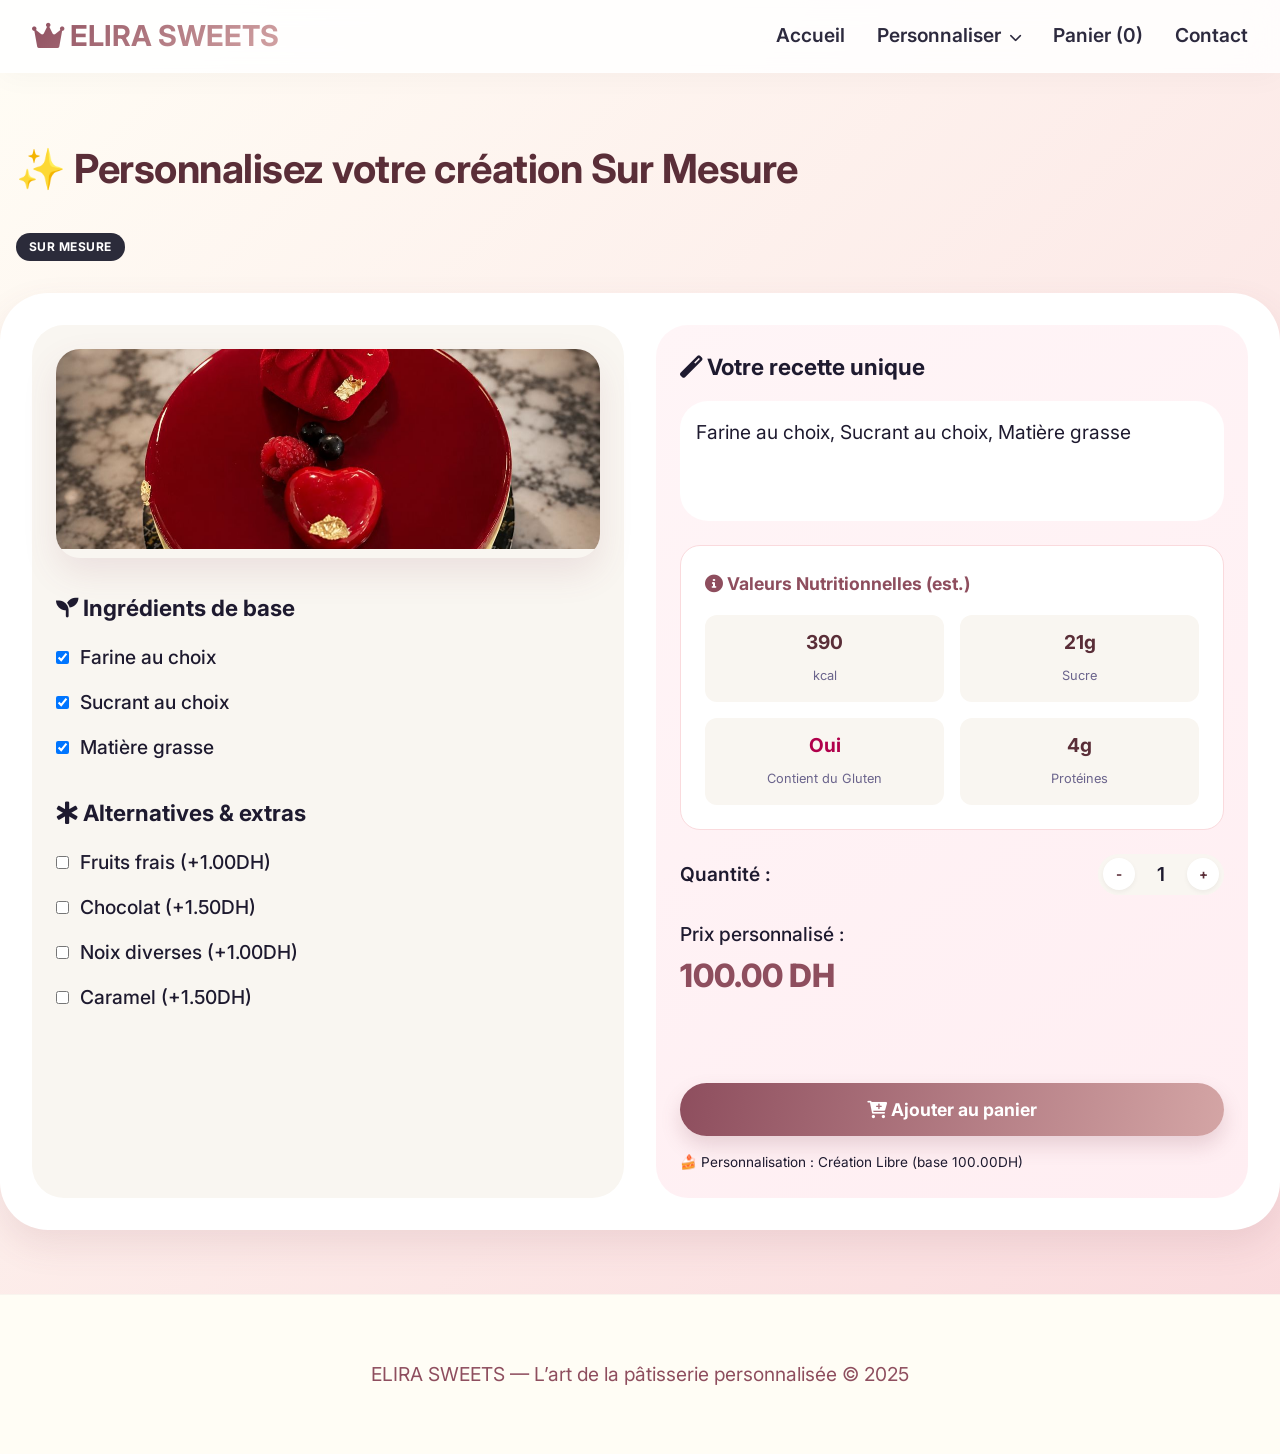
<file: sur-mesure.html>
<!-- sur-mesure.html - Page dédiée à la création 100% libre -->
<!DOCTYPE html>
<html lang="fr">
<head>
  <meta charset="UTF-8">
  <meta name="viewport" content="width=device-width, initial-scale=1.0">
  <title>Création Sur Mesure | ELIRA SWEETS</title>
  <link rel="stylesheet" href="style.css">
  <link href="https://fonts.googleapis.com/css2?family=Inter:opsz,wght@14..32,300;400;500;600;700&display=swap" rel="stylesheet">
  <link rel="stylesheet" href="https://cdnjs.cloudflare.com/ajax/libs/font-awesome/6.0.0-beta3/css/all.min.css">
</head>
<body>
  <nav class="navbar">
    <div class="nav-container">
      <a href="index.html" class="logo"><i class="fas fa-crown"></i> ELIRA SWEETS</a>
      <button class="menu-toggle" id="mobileMenuBtn">
        <i class="fas fa-bars"></i>
      </button>
      <ul class="nav-links" id="navLinks">
        <li><a href="index.html">Accueil</a></li>
        <li class="nav-item-mega">
          <a href="#">Personnaliser <i class="fas fa-chevron-down" style="font-size: 0.8rem; margin-left: 4px;"></i></a>
          <div class="mega-menu-panel">
            <div class="mega-grid">
              <a href="index.html?category=classic" class="mega-item">
                <i class="fas fa-birthday-cake"></i>
                <h4>Classique</h4>
                <p>Nos recettes traditionnelles riches en saveurs.</p>
              </a>
              <a href="index.html?category=sugar-free" class="mega-item">
                <i class="fas fa-leaf"></i>
                <h4>Sans Sucre</h4>
                <p>Pour le plaisir sans culpabilité (Diabétique Friendly).</p>
              </a>
              <a href="index.html?category=gluten-free" class="mega-item">
                <i class="fas fa-seedling"></i>
                <h4>Sans Gluten</h4>
                <p>Certifié sans gluten pour les régimes cœliaques.</p>
              </a>
              <a href="sur-mesure.html" class="mega-item">
                <i class="fas fa-magic"></i>
                <h4>Sur Mesure</h4>
                <p>Liberté totale. Créez votre dessert de A à Z.</p>
              </a>
            </div>
          </div>
        </li>
        <li><a href="cart.html">Panier (<span id="cartCount">0</span>)</a></li>
        <li><a href="contact.html">Contact</a></li>
      </ul>
    </div>
  </nav>

  <main>
    <h2 class="section-title">✨ Personnalisez votre création Sur Mesure</h2>
    <div style="max-width: 1400px; margin: 0 auto; padding: 0 1rem;">
      <div class="badges-container">
        <span class="diet-badge" style="background:#2b2b3a; color:#fff;">Sur Mesure</span>
      </div>
    </div>

    <div class="customize-container">
      <!-- Colonne ingrédients -->
      <div class="ingredients-panel">
        <div class="product-preview-box" style="margin-bottom: 2rem; border-radius: 24px; overflow: hidden; box-shadow: var(--ombre-douce);">
          <img src="images/custom-creation.jpeg" alt="Aperçu du produit" style="width: 100%; height: 200px; object-fit: cover;">
        </div>
        <h3><i class="fas fa-seedling"></i> Ingrédients de base</h3>
        <div class="checkbox-group" id="baseIngredients">
          <!-- Injectés par JS -->
        </div>
        <h3 style="margin-top: 2rem;"><i class="fas fa-star-of-life"></i> Alternatives & extras</h3>
        <div class="checkbox-group" id="altIngredients">
          <!-- Injectés par JS -->
        </div>
      </div>

      <!-- Colonne récapitulatif -->
      <div class="final-section">
        <h3><i class="fas fa-magic"></i> Votre recette unique</h3>
        <div class="final-ingredients" id="finalIngredientsList">
          <!-- Injectés par JS -->
        </div>
        
        <div class="nutrition-info">
          <h4><i class="fas fa-info-circle"></i> Valeurs Nutritionnelles (est.)</h4>
          <div class="nutrition-grid">
            <div class="nutrition-item">
              <span class="nutrition-value" id="nutriCalories">0</span>
              <span class="nutrition-label">kcal</span>
            </div>
            <div class="nutrition-item">
              <span class="nutrition-value" id="nutriSugar">0g</span>
              <span class="nutrition-label">Sucre</span>
            </div>
            <div class="nutrition-item">
              <span class="nutrition-value" id="nutriGluten">Oui</span>
              <span class="nutrition-label">Contient du Gluten</span>
            </div>
            <div class="nutrition-item">
              <span class="nutrition-value" id="nutriProtein">0g</span>
              <span class="nutrition-label">Protéines</span>
            </div>
          </div>
        </div>

        <div style="margin: 1.5rem 0 1.5rem 0; display: flex; align-items: center; justify-content: space-between;">
          <span style="font-weight:600">Quantité :</span>
          <div class="quantity-control">
            <button type="button" onclick="changeQty(-1)">-</button>
            <span id="quantityDisplay">1</span>
            <button type="button" onclick="changeQty(1)">+</button>
          </div>
        </div>
        <div style="margin: 1.5rem 0 2rem 0;">
          <span style="font-weight:500">Prix personnalisé :</span>
          <div class="dynamic-price" id="customPriceDisplay">100.00 DH</div>
        </div>
        <button id="addToCartBtn" class="btn-primary" style="width:100%"><i class="fas fa-cart-plus"></i> Ajouter au panier</button>
        <p id="currentProductName" style="margin-top: 1rem; font-size:0.85rem; color:var(--violet);">🍰 Personnalisation : Création Libre (base 100.00DH)</p>
      </div>
    </div>
  </main>

  <footer>
    <p>ELIRA SWEETS — L’art de la pâtisserie personnalisée © 2025</p>
  </footer>

  <div id="toastMsg" class="toast-notif">✓ Ajouté au panier</div>
  <script src="script.js"></script>
  <script>
    // Configuration exclusive Sur Mesure
    const currentProduct = {
      name: "Création Libre",
      basePrice: 100.0,
      category: "custom"
    };

    const ingredientsConfig = {
      base: [
        { name: "Farine au choix", checked: true, cal: 140, sug: 1, pro: 4, glut: true },
        { name: "Sucrant au choix", checked: true, cal: 100, sug: 20, pro: 0, glut: false },
        { name: "Matière grasse", checked: true, cal: 150, sug: 0, pro: 0, glut: false }
      ],
      alt: [
        { name: "Fruits frais", price: 1.0, cal: 30, sug: 5, pro: 0, glut: false },
        { name: "Chocolat", price: 1.5, cal: 150, sug: 15, pro: 2, glut: false },
        { name: "Noix diverses", price: 1.0, cal: 120, sug: 1, pro: 4, glut: false },
        { name: "Caramel", price: 1.5, cal: 150, sug: 25, pro: 1, glut: false }
      ]
    };

    const finalDiv = document.getElementById('finalIngredientsList');
    const priceSpan = document.getElementById('customPriceDisplay');
    const baseContainer = document.getElementById('baseIngredients');
    const altContainer = document.getElementById('altIngredients');
    const toast = document.getElementById('toastMsg');
    
    // Nutrition elements
    const nutriCal = document.getElementById('nutriCalories');
    const nutriSugar = document.getElementById('nutriSugar');
    const nutriGluten = document.getElementById('nutriGluten');
    const nutriProtein = document.getElementById('nutriProtein');

    let ingredientsData = {}; 

    function renderUI() {
      // Render Base
      baseContainer.innerHTML = '';
      ingredientsConfig.base.forEach((ing) => {
        ingredientsData[ing.name] = ing;
        const lbl = document.createElement('label');
        lbl.innerHTML = `<input type="checkbox" value="${ing.name}" class="base-cb" ${ing.checked ? 'checked' : ''}> ${ing.name}`;
        baseContainer.appendChild(lbl);
      });

      // Render Alt
      altContainer.innerHTML = '';
      ingredientsConfig.alt.forEach((ing) => {
        ingredientsData[ing.name] = ing;
        const lbl = document.createElement('label');
        lbl.innerHTML = `<input type="checkbox" value="${ing.name}" class="alt-cb" data-price="${ing.price}"> ${ing.name} (+${ing.price.toFixed(2)}DH)`;
        altContainer.appendChild(lbl);
      });

      document.querySelectorAll('input[type="checkbox"]').forEach(cb => {
        cb.addEventListener('change', updatePriceAndIngredients);
      });

      updatePriceAndIngredients();
    }

    function updatePriceAndIngredients() {
      const baseCbs = document.querySelectorAll('.base-cb');
      const altCbs = document.querySelectorAll('.alt-cb');

      let selectedBase = Array.from(baseCbs).filter(cb => cb.checked).map(cb => cb.value);
      let selectedAlt = Array.from(altCbs).filter(cb => cb.checked).map(cb => cb.value);
      
      let removedCount = baseCbs.length - selectedBase.length;
      let deduction = removedCount * 0.5;
      
      let extraCost = 0;
      Array.from(altCbs).filter(cb => cb.checked).forEach(cb => {
        extraCost += parseFloat(cb.getAttribute('data-price'));
      });

      let unitPrice = currentProduct.basePrice - deduction + extraCost;
      unitPrice = Math.max(unitPrice, 50.0);
      
      let totalPrice = unitPrice * currentQty;
      
      let allIngredients = [...selectedBase, ...selectedAlt];
      finalDiv.innerText = allIngredients.length ? allIngredients.join(', ') : 'Pâte neutre';
      priceSpan.innerText = totalPrice.toFixed(2) + ' DH';

      // Calcul nutritionnel
      let totalCal = 0, totalSug = 0, totalPro = 0;
      let hasGluten = false;

      allIngredients.forEach(name => {
        let data = ingredientsData[name];
        if (data) {
          totalCal += data.cal;
          totalSug += data.sug;
          totalPro += data.pro;
          if (data.glut) hasGluten = true;
        }
      });

      nutriCal.innerText = totalCal;
      nutriSugar.innerText = totalSug + "g";
      nutriProtein.innerText = totalPro + "g";
      nutriGluten.innerText = hasGluten ? "Oui" : "Non";
      nutriGluten.style.color = hasGluten ? "#b0004b" : "#128c46";

      return { finalPrice: unitPrice, ingredientsList: allIngredients, nutrition: { cal: totalCal, sug: totalSug, pro: totalPro, glut: hasGluten } };
    }

    let currentQty = 1;
    function changeQty(delta) {
      currentQty += delta;
      if (currentQty < 1) currentQty = 1;
      document.getElementById('quantityDisplay').innerText = currentQty;
      updatePriceAndIngredients();
    }

    function addToCart() {
      const { finalPrice, ingredientsList, nutrition } = updatePriceAndIngredients();
      const cartItem = {
        id: Date.now() + Math.random(),
        name: currentProduct.name,
        category: "custom",
        finalPrice: finalPrice,
        quantity: currentQty,
        ingredients: [...ingredientsList],
        nutrition: nutrition,
        badges: `<span class="diet-badge" style="background:#2b2b3a; color:#fff;">Sur Mesure</span>`,
        image: "images/custom-creation.jpeg", // Specific image for custom
        date: new Date().toLocaleString()
      };
      let cart = JSON.parse(localStorage.getItem('sweetCustomizeCart') || '[]');
      cart.push(cartItem);
      localStorage.setItem('sweetCustomizeCart', JSON.stringify(cart));
      
      toast.innerText = `✓ ${currentQty}x Ajouté au panier`;
      toast.style.opacity = '1';
      setTimeout(() => toast.style.opacity = '0', 2000);
      
      if (window.updateGlobalCartCount) window.updateGlobalCartCount();
      
      // Reset qty
      currentQty = 1;
      document.getElementById('quantityDisplay').innerText = "1";
    }

    document.getElementById('addToCartBtn').addEventListener('click', addToCart);
    renderUI();
  </script>
</body>
</html>
</file>
<file: style.css>
/* style.css - Style moderne, élégant avec les couleurs personnalisées */
* {
  margin: 0;
  padding: 0;
  box-sizing: border-box;
  font-family: 'Inter', sans-serif;
}

@keyframes fadeIn {
  from {
    opacity: 0;
    transform: translateY(20px);
  }

  to {
    opacity: 1;
    transform: translateY(0);
  }
}

:root {
  --primary: #8E4E5E;
  /* Vieux rose profond */
  --primary-fonce: #5A2E38;
  --primary-clair: #FADADD;
  /* Blush Pink */
  --cream: #FFFDF5;
  /* Soft Cream */
  --accent: #D4A5A5;
  /* Dusty Rose */
  --bg-gradient: linear-gradient(135deg, #FFFDF5 0%, #FADADD 100%);
  --gris-clair: #F9F6F1;
  --blanc: #ffffff;
  --ombre-douce: 0 15px 35px rgba(142, 78, 94, 0.12);
  --border-radius: 40px;
  --transition: all 0.5s cubic-bezier(0.16, 1, 0.3, 1);

  /* Responsive Spacing & Typography */
  --section-padding: clamp(2rem, 8vw, 5rem);
  --container-width: 1300px;
  --h1-size: clamp(2.2rem, 5vw, 3.8rem);
  --h2-size: clamp(1.8rem, 4vw, 2.5rem);
  --p-size: clamp(1rem, 2vw, 1.2rem);
}

body {
  background: var(--bg-gradient);
  color: #1e1a2f;
  min-height: 100vh;
  font-size: var(--p-size);
  line-height: 1.6;
}

/* Navbar */
.navbar {
  background: rgba(255, 255, 255, 0.85);
  backdrop-filter: blur(15px);
  -webkit-backdrop-filter: blur(15px);
  padding: 0.8rem 0;
  box-shadow: 0 4px 30px rgba(0, 0, 0, 0.03);
  border-bottom: 1px solid rgba(255, 255, 255, 0.3);
  position: sticky;
  top: 0;
  z-index: 1000;
}

.nav-container {
  max-width: var(--container-width);
  margin: 0 auto;
  padding: 0 2rem;
  display: flex;
  justify-content: space-between;
  align-items: center;
}

.logo {
  font-size: 1.8rem;
  font-weight: 700;
  text-decoration: none;
  background: linear-gradient(135deg, var(--primary), var(--accent));
  -webkit-background-clip: text;
  background-clip: text;
  color: transparent;
}

.nav-links {
  display: flex;
  gap: 2rem;
  list-style: none;
}

/* Menu Toggle Button */
.menu-toggle {
  display: none;
  background: none;
  border: none;
  font-size: 1.5rem;
  color: var(--primary);
  cursor: pointer;
  z-index: 1001;
}

.nav-links a {
  text-decoration: none;
  font-weight: 600;
  color: #2d2a3e;
  transition: var(--transition);
  position: relative;
  padding: 0.5rem 0;
}

.nav-links a::after {
  content: '';
  position: absolute;
  bottom: 0;
  left: 0;
  width: 0;
  height: 2px;
  background: var(--primary);
  transition: var(--transition);
}

.nav-links a:hover::after,
.nav-links a.active::after {
  width: 100%;
}

.nav-links a:hover,
.nav-links a.active {
  color: var(--primary);
}

/* Mega Menu Panel */
.nav-item-mega {
  position: static;
  /* Allows the panel to span wider */
}

.mega-menu-panel {
  position: absolute;
  top: 100%;
  left: 0;
  right: 0;
  width: 100%;
  background: rgba(255, 255, 255, 0.98);
  backdrop-filter: blur(20px);
  -webkit-backdrop-filter: blur(20px);
  box-shadow: 0 25px 50px -12px rgba(142, 78, 94, 0.1);
  border-bottom: 1px solid rgba(142, 78, 94, 0.05);
  padding: 3rem 0;
  opacity: 0;
  visibility: hidden;
  transition: all 0.4s cubic-bezier(0.16, 1, 0.3, 1);
  transform: translateY(15px);
  z-index: 1000;
}

.nav-item-mega:hover .mega-menu-panel {
  opacity: 1;
  visibility: visible;
  transform: translateY(0);
}

.mega-grid {
  max-width: 1200px;
  margin: 0 auto;
  display: grid;
  grid-template-columns: repeat(4, 1fr);
  gap: 2rem;
  padding: 0 2rem;
}

.mega-item {
  text-decoration: none;
  padding: 1.5rem;
  border-radius: 24px;
  transition: var(--transition);
  text-align: center;
  background: rgba(255, 255, 255, 0.5);
  border: 1px solid transparent;
}

.mega-item:hover {
  background: white;
  transform: translateY(-5px);
  box-shadow: 0 15px 30px rgba(103, 6, 38, 0.08);
  border-color: var(--primary-clair);
}

.mega-item i {
  font-size: 2rem;
  color: var(--primary);
  margin-bottom: 1rem;
  display: block;
}

.mega-item h4 {
  font-size: 1.1rem;
  color: var(--primary-fonce);
  margin-bottom: 0.5rem;
}

.mega-item p {
  font-size: 0.85rem;
  color: #6b648c;
  line-height: 1.4;
}

/* Luxury Hero Section */
.luxury-hero {
  background: var(--cream);
  margin: -1rem auto 1.5rem;
  /* Moved up by ~40px */
  max-width: var(--container-width);
  border-radius: var(--border-radius);
  padding: var(--section-padding) 2rem;
  display: flex;
  flex-direction: column;
  align-items: center;
  text-align: center;
  box-shadow: var(--ombre-douce);
  border: 1px solid rgba(142, 78, 94, 0.05);
  animation: fadeIn 1.2s var(--transition);
  overflow: hidden;
}

.luxury-brand-box {
  margin-top: -2rem;
  /* Moves logo up further */
  margin-bottom: 2rem;
  animation: slideDown 1s var(--transition);
}

.luxury-logo {
  width: 100%;
  max-width: 600px;
  height: auto;
  margin-bottom: 1rem;
  transition: var(--transition);
}

.luxury-logo:hover {
  transform: scale(1.02);
}

.luxury-slogan {
  font-size: 1.2rem;
  letter-spacing: 4px;
  text-transform: uppercase;
  color: var(--primary);
  font-weight: 300;
  opacity: 0.8;
}

.luxury-content {
  max-width: 800px;
  margin-bottom: 4rem;
}

.luxury-content h1 {
  font-size: var(--h1-size);
  font-weight: 700;
  color: var(--primary-fonce);
  margin-bottom: 1.5rem;
  line-height: 1.2;
}

.luxury-content p {
  font-size: var(--p-size);
  color: var(--primary);
  opacity: 0.9;
  margin-bottom: 2.5rem;
}

.btn-luxury {
  display: inline-block;
  background: var(--primary);
  color: white;
  padding: 1.2rem 2.5rem;
  border-radius: 50px;
  text-decoration: none;
  font-weight: 600;
  font-size: 1.1rem;
  transition: var(--transition);
  box-shadow: 0 10px 20px rgba(142, 78, 94, 0.2);
}

.btn-luxury:hover {
  background: var(--primary-fonce);
  transform: translateY(-3px);
  box-shadow: 0 15px 30px rgba(142, 78, 94, 0.3);
}

.luxury-showcase {
  width: 100%;
  max-width: 1000px;
  margin-top: -1rem;
  /* Pull image up */
  border-radius: 30px;
  overflow: hidden;
  box-shadow: 0 25px 50px -12px rgba(0, 0, 0, 0.15);
}

.luxury-main-img {
  width: 100%;
  display: block;
  transition: transform 1s ease;
}

.luxury-showcase:hover .luxury-main-img {
  transform: scale(1.05);
}

@keyframes slideDown {
  from {
    opacity: 0;
    transform: translateY(-30px);
  }

  to {
    opacity: 1;
    transform: translateY(0);
  }
}

.hero-content h1 {
  font-size: 50px;
  font-weight: 800;
  background: linear-gradient(135deg, var(--primary-fonce), var(--accent));
  -webkit-background-clip: text;
  background-clip: text;
  color: transparent;
  line-height: 1.1;
  letter-spacing: -1px;
}

.hero-content p {
  font-size: 20px;
  font-weight: 600;
  color: #333;
  margin-top: 15px;
}

.hero-image img {
  width: 100%;
  border-radius: 35px;
  box-shadow: 0 30px 60px rgba(103, 6, 38, 0.15);
  object-fit: cover;
  max-height: 450px;
  transform: rotate(-1deg);
  transition: var(--transition);
}

.btn-primary {
  background: linear-gradient(100deg, var(--primary), var(--accent));
  margin-top: 50px;
  border: none;
  padding: 1rem 2.5rem;
  border-radius: 40px;
  font-weight: 700;
  font-size: 1.1rem;
  color: white;
  cursor: pointer;
  transition: var(--transition);
  display: inline-block;
  text-decoration: none;
  box-shadow: 0 10px 20px rgba(142, 78, 94, 0.2);
}

.btn-primary:hover {
  transform: translateY(-3px) scale(1.02);
  box-shadow: 0 20px 40px rgba(142, 78, 94, 0.3);
}

.section-title {
  font-size: var(--h2-size);
  font-weight: 700;
  margin: 4rem auto 2rem;
  max-width: var(--container-width);
  padding: 0 1rem;
  color: var(--primary-fonce);
  letter-spacing: -0.5px;
}

/* Grille produits */
.products-grid {
  display: grid;
  grid-template-columns: repeat(auto-fit, minmax(300px, 1fr));
  gap: 2.5rem;
  max-width: var(--container-width);
  margin: 2rem auto;
  padding: 0 1rem;
}

.product-card {
  background: var(--blanc);
  border: 1px solid rgba(142, 78, 94, 0.08);
  border-radius: var(--border-radius);
  overflow: hidden;
  transition: var(--transition);
  box-shadow: var(--ombre-douce);
  animation: fadeIn 0.8s ease-out forwards;
}

.product-card:hover {
  transform: translateY(-12px);
  box-shadow: 0 40px 60px -20px rgba(142, 78, 94, 0.15);
  border-color: var(--primary-clair);
}

.product-card img {
  width: 100%;
  height: 220px;
  object-fit: cover;
  transition: var(--transition);
}

.product-card:hover img {
  transform: scale(1.1);
}

.product-info {
  padding: 1.5rem;
}

.product-info h3 {
  font-size: 1.4rem;
  font-weight: 600;
}

.price {
  font-weight: 700;
  color: var(--primary);
  font-size: 1.3rem;
  margin: 0.5rem 0;
}

.btn-custom {
  background: transparent;
  border: 1.5px solid var(--primary);
  padding: 0.8rem 1.2rem;
  border-radius: 60px;
  font-weight: 600;
  color: var(--primary);
  width: 100%;
  transition: var(--transition);
  cursor: pointer;
  text-align: center;
  display: inline-block;
  text-decoration: none;
}

.btn-custom:hover {
  background: var(--primary);
  color: white;
  box-shadow: 0 8px 15px rgba(142, 78, 94, 0.2);
}

/* Page personnalisation */
.customize-container {
  display: flex;
  flex-wrap: wrap;
  gap: 2rem;
  background: var(--blanc);
  border-radius: 48px;
  padding: 2rem;
  box-shadow: var(--ombre-douce);
  max-width: 1400px;
  margin: 2rem auto;
}

.ingredients-panel,
.final-section {
  flex: 1;
  background: var(--gris-clair);
  border-radius: 32px;
  padding: 1.5rem;
}

.final-section {
  background: linear-gradient(145deg, #fff5f7, #ffeef2);
}

.checkbox-group {
  display: flex;
  flex-direction: column;
  gap: 0.9rem;
  margin-top: 1rem;
}

.checkbox-group label {
  display: flex;
  align-items: center;
  gap: 0.7rem;
  font-weight: 500;
  cursor: pointer;
}

.final-ingredients {
  background: white;
  border-radius: 28px;
  padding: 1rem;
  margin: 1rem 0;
  min-height: 120px;
}

.dynamic-price {
  font-size: 2rem;
  font-weight: 800;
  color: var(--primary);
}

/* Luxury Cart Page */
.cart-luxury-page {
  max-width: 1300px;
  margin: 2rem auto;
  padding: 0 1rem;
  animation: fadeIn 1s var(--transition);
}

.cart-brand-header {
  text-align: center;
  margin-bottom: 4rem;
}

.cart-luxury-logo {
  width: 200px;
  margin-bottom: 1rem;
}

.cart-brand-header h1 {
  font-size: 2.5rem;
  color: var(--primary-fonce);
  font-weight: 700;
  margin-bottom: 1.5rem;
}

.luxury-divider {
  width: 100px;
  height: 3px;
  background: var(--primary-clair);
  margin: 0 auto;
}

.luxury-divider-small {
  width: 100%;
  height: 1px;
  background: rgba(142, 78, 94, 0.1);
  margin: 1.5rem 0;
}

.cart-grid {
  display: grid;
  grid-template-columns: 1fr 400px;
  gap: 3rem;
  align-items: flex-start;
}

.luxury-cart-item {
  background: var(--blanc);
  border-radius: var(--border-radius);
  padding: 1.5rem;
  margin-bottom: 2rem;
  display: flex;
  gap: 2rem;
  box-shadow: var(--ombre-douce);
  border: 1px solid rgba(142, 78, 94, 0.05);
  transition: var(--transition);
}

.luxury-cart-item:hover {
  transform: translateY(-5px);
  box-shadow: 0 20px 40px rgba(142, 78, 94, 0.15);
}

.cart-item-img-box {
  width: 140px;
  height: 140px;
  border-radius: 25px;
  overflow: hidden;
  flex-shrink: 0;
}

.cart-item-img-box img {
  width: 100%;
  height: 100%;
  object-fit: cover;
}

.cart-item-info {
  flex: 1;
  display: flex;
  flex-direction: column;
}

.cart-item-header {
  display: flex;
  justify-content: space-between;
  align-items: flex-start;
  margin-bottom: 0.5rem;
}

.cart-item-header h3 {
  font-size: 1.3rem;
  color: var(--primary-fonce);
  font-weight: 600;
}

.btn-remove-luxury {
  background: none;
  border: none;
  color: var(--primary);
  opacity: 0.5;
  cursor: pointer;
  font-size: 1.1rem;
  transition: var(--transition);
}

.btn-remove-luxury:hover {
  color: #b0004b;
  opacity: 1;
  transform: scale(1.1);
}

.cart-item-category {
  font-size: 0.85rem;
  text-transform: uppercase;
  letter-spacing: 1px;
  color: var(--accent);
  font-weight: 700;
  margin-bottom: 0.5rem;
}

.cart-item-ingredients-list {
  font-size: 0.95rem;
  color: #6b648c;
  line-height: 1.5;
  margin-bottom: 1.5rem;
  font-style: italic;
}

.cart-item-footer {
  margin-top: auto;
  display: flex;
  justify-content: space-between;
  align-items: center;
}

.quantity-control {
  display: flex;
  align-items: center;
  background: var(--gris-clair);
  border-radius: 50px;
  padding: 0.3rem;
  gap: 1rem;
}

.quantity-control button {
  width: 32px;
  height: 32px;
  border-radius: 50%;
  border: none;
  background: var(--blanc);
  color: var(--primary-fonce);
  font-weight: 700;
  cursor: pointer;
  transition: var(--transition);
  box-shadow: 0 2px 5px rgba(0, 0, 0, 0.05);
}

.quantity-control button:hover {
  background: var(--primary);
  color: white;
}

.quantity-control span {
  font-weight: 600;
  min-width: 20px;
  text-align: center;
}

.cart-item-price {
  font-size: 1.4rem;
  font-weight: 700;
  color: var(--primary);
}

/* Summary Card */
.summary-luxury-card {
  background: var(--cream);
  border-radius: var(--border-radius);
  padding: 2.5rem;
  box-shadow: var(--ombre-douce);
  border: 1px solid rgba(142, 78, 94, 0.08);
  position: sticky;
  top: 120px;
}

.summary-luxury-card h2 {
  font-size: 1.6rem;
  color: var(--primary-fonce);
  margin-bottom: 2rem;
  text-align: center;
}

.summary-row {
  display: flex;
  justify-content: space-between;
  margin-bottom: 1rem;
  font-size: 1.05rem;
  color: var(--primary);
}

.total-row {
  font-size: 1.5rem;
  font-weight: 700;
  color: var(--primary-fonce);
  margin-top: 1rem;
}

.btn-luxury-checkout {
  width: 100%;
  background: var(--primary);
  color: white;
  border: none;
  padding: 1.2rem;
  border-radius: 50px;
  font-size: 1.1rem;
  font-weight: 600;
  cursor: pointer;
  display: flex;
  justify-content: center;
  align-items: center;
  gap: 1rem;
  margin-top: 2.5rem;
  transition: var(--transition);
  box-shadow: 0 10px 20px rgba(142, 78, 94, 0.2);
}

.btn-luxury-checkout:hover {
  background: var(--primary-fonce);
  transform: translateY(-3px);
  box-shadow: 0 15px 30px rgba(142, 78, 94, 0.3);
}

.payment-security {
  text-align: center;
  font-size: 0.8rem;
  color: #8E8E8E;
  margin-top: 1.5rem;
}

.luxury-info-card {
  margin-top: 2rem;
  background: white;
  border-radius: 25px;
  padding: 1.5rem;
  display: flex;
  gap: 1rem;
  align-items: center;
  border: 1px solid rgba(142, 78, 94, 0.05);
}

.luxury-info-card i {
  font-size: 1.5rem;
  color: var(--accent);
}

.luxury-info-card h4 {
  font-size: 0.95rem;
  color: var(--primary-fonce);
  margin-bottom: 0.2rem;
}

.luxury-info-card p {
  font-size: 0.85rem;
  color: #8E8E8E;
  line-height: 1.4;
}

.empty-cart-luxury {
  text-align: center;
  padding: 5rem 2rem;
  background: var(--blanc);
  border-radius: var(--border-radius);
  box-shadow: var(--ombre-douce);
}

.empty-cart-luxury i {
  font-size: 4rem;
  color: var(--primary-clair);
  margin-bottom: 2rem;
}

.empty-cart-luxury p {
  font-size: 1.2rem;
  color: var(--primary);
  margin-bottom: 2rem;
}

@media (max-width: 1100px) {
  .cart-grid {
    grid-template-columns: 1fr;
  }

  .summary-luxury-card {
    position: static;
  }
}

@media (max-width: 600px) {
  .luxury-cart-item {
    flex-direction: column;
    gap: 1rem;
  }

  .cart-item-img-box {
    width: 100%;
    height: 200px;
  }
}

/* Contact */
/* Contact Section Redesign */
.contact-container {
  max-width: 1200px;
  margin: 4rem auto;
  padding: 0 2rem;
}

.contact-wrapper {
  display: flex;
  gap: 4rem;
  align-items: flex-start;
  animation: fadeIn 1s ease-out;
}

.contact-info-panel {
  flex: 1;
}

.contact-info-panel h2 {
  font-size: 2.5rem;
  font-weight: 800;
  margin-bottom: 1.5rem;
  color: var(--primary-fonce);
}

.contact-info-panel p {
  color: #6b648c;
  line-height: 1.6;
  margin-bottom: 2.5rem;
  font-size: 1.1rem;
}

.info-cards {
  display: grid;
  gap: 1.5rem;
}

.info-card {
  background: rgba(255, 255, 255, 0.7);
  backdrop-filter: blur(10px);
  padding: 1.5rem;
  border-radius: 24px;
  border: 1px solid rgba(255, 255, 255, 0.4);
  display: flex;
  align-items: center;
  gap: 1.2rem;
  transition: var(--transition);
}

.info-card:hover {
  transform: translateX(10px);
  background: white;
  border-color: var(--primary-clair);
}

.info-card i {
  font-size: 1.5rem;
  color: var(--primary);
  width: 50px;
  height: 50px;
  background: rgba(103, 6, 38, 0.05);
  display: flex;
  align-items: center;
  justify-content: center;
  border-radius: 15px;
}

.info-card div h4 {
  font-size: 1rem;
  color: #2d2a3e;
  margin-bottom: 0.2rem;
}

.info-card div p {
  margin: 0;
  font-size: 0.9rem;
  color: #6b648c;
}

.contact-form-card {
  flex: 1.2;
  background: rgba(255, 255, 255, 0.8);
  backdrop-filter: blur(20px);
  padding: 3rem;
  border-radius: 40px;
  box-shadow: var(--ombre-douce);
  border: 1px solid rgba(255, 255, 255, 0.5);
}

.form-group {
  margin-bottom: 1.5rem;
}

.form-group label {
  display: block;
  font-size: 0.9rem;
  font-weight: 600;
  color: #2d2a3e;
  margin-bottom: 0.5rem;
}

.form-group input,
.form-group textarea {
  width: 100%;
  padding: 1rem 1.2rem;
  border-radius: 16px;
  border: 1px solid rgba(103, 6, 38, 0.1);
  background: rgba(255, 255, 255, 0.5);
  font-family: inherit;
  font-size: 1rem;
  transition: var(--transition);
}

.form-group input:focus,
.form-group textarea:focus {
  outline: none;
  border-color: var(--primary);
  background: white;
  box-shadow: 0 0 0 4px rgba(103, 6, 38, 0.05);
}

.social-links-contact {
  display: flex;
  gap: 1rem;
  margin-top: 2rem;
}

.social-links-contact a {
  width: 45px;
  height: 45px;
  border-radius: 12px;
  background: white;
  display: flex;
  align-items: center;
  justify-content: center;
  color: var(--primary);
  text-decoration: none;
  transition: var(--transition);
  box-shadow: 0 4px 10px rgba(0, 0, 0, 0.05);
}

.social-links-contact a:hover {
  background: var(--primary);
  color: white;
  transform: translateY(-5px);
}

@media (max-width: 900px) {
  .contact-wrapper {
    flex-direction: column;
    gap: 2rem;
  }
}

/* Notification */
.toast-notif {
  position: fixed;
  bottom: 30px;
  right: 30px;
  background: #2b2b3a;
  color: white;
  padding: 12px 24px;
  border-radius: 60px;
  font-weight: 500;
  z-index: 1000;
  opacity: 0;
  transition: 0.25s;
  box-shadow: 0 8px 20px rgba(0, 0, 0, 0.1);
}

/* Footer */
footer {
  text-align: center;
  padding: 4rem 2rem;
  color: var(--primary);
  background: var(--cream);
  border-top: 1px solid rgba(142, 78, 94, 0.05);
  margin-top: 4rem;
}

/* Filtres et Tabs */
.filters-container {
  max-width: 1400px;
  margin: 1rem auto 2rem;
  padding: 0 1rem;
  display: flex;
  flex-direction: column;
  gap: 1.5rem;
}

.category-tabs {
  display: flex;
  gap: 1rem;
  flex-wrap: wrap;
}

.tab-btn {
  background: var(--blanc);
  border: 2px solid transparent;
  padding: 0.8rem 1.5rem;
  border-radius: 40px;
  font-weight: 600;
  color: #5a5580;
  cursor: pointer;
  transition: 0.3s;
  box-shadow: 0 4px 10px rgba(0, 0, 0, 0.05);
}

.tab-btn:hover {
  border-color: var(--primary-clair);
  color: var(--primary);
}

.tab-btn.active {
  background: var(--primary);
  color: white;
  box-shadow: 0 8px 20px rgba(142, 78, 94, 0.3);
}

.allergen-filters {
  display: flex;
  gap: 1.5rem;
  flex-wrap: wrap;
  align-items: center;
  background: var(--gris-clair);
  padding: 1rem 1.5rem;
  border-radius: 20px;
}

.allergen-filters label {
  display: flex;
  align-items: center;
  gap: 0.5rem;
  font-size: 0.95rem;
  font-weight: 500;
  cursor: pointer;
}

/* Badges */
.badges-container {
  display: flex;
  gap: 0.5rem;
  flex-wrap: wrap;
  margin-top: 0.8rem;
  margin-bottom: 0.8rem;
}

.diet-badge {
  font-size: 0.75rem;
  font-weight: 700;
  padding: 0.3rem 0.8rem;
  border-radius: 20px;
  text-transform: uppercase;
  letter-spacing: 0.5px;
}

.badge-diabetic {
  background: #e3fded;
  color: #128c46;
  border: 1px solid #c2f5d9;
}

.badge-gluten-free {
  background: #fff3cd;
  color: #856404;
  border: 1px solid #ffeeba;
}

.badge-vegan {
  background: #e2e3e5;
  color: #383d41;
  border: 1px solid #d6d8db;
}

/* Nutrition Info */
.nutrition-info {
  background: var(--blanc);
  border-radius: 20px;
  padding: 1.5rem;
  margin-top: 1.5rem;
  border: 1px solid var(--primary-clair);
}

.nutrition-info h4 {
  color: var(--primary);
  margin-bottom: 1rem;
  font-size: 1.1rem;
}

.nutrition-grid {
  display: grid;
  grid-template-columns: repeat(2, 1fr);
  gap: 1rem;
}

.nutrition-item {
  background: var(--gris-clair);
  padding: 0.8rem;
  border-radius: 12px;
  text-align: center;
}

.nutrition-value {
  display: block;
  font-size: 1.2rem;
  font-weight: 700;
  color: var(--primary-fonce);
}

.nutrition-label {
  font-size: 0.8rem;
  color: #6b648c;
}

/* Responsive */
@media (max-width: 1024px) {
  .mega-grid {
    grid-template-columns: repeat(2, 1fr);
  }

  .customize-container {
    gap: 1.5rem;
  }
}

@media (max-width: 768px) {
  .menu-toggle {
    display: block;
  }

  .nav-links {
    position: fixed;
    top: 0;
    right: -100%;
    width: 80%;
    height: 100vh;
    background: var(--blanc);
    flex-direction: column;
    padding: 4rem 1.5rem;
    gap: 1.2rem;
    transition: var(--transition);
    box-shadow: -10px 0 30px rgba(0, 0, 0, 0.1);
    z-index: 1000;
  }

  .nav-links.active {
    right: 0;
  }

  .nav-item-mega .mega-menu-panel {
    position: relative;
    opacity: 1;
    visibility: visible;
    transform: none;
    box-shadow: none;
    padding: 0;
    margin-top: -120px;
    display: none;
  }

  .nav-item-mega.active .mega-menu-panel {
    display: block;
  }

  .mega-grid {
    grid-template-columns: 1fr;
    gap: 0.5rem;
    padding: 0;
  }

  .mega-item {
    text-align: left;
    padding: 0.8rem;
    display: flex;
    align-items: center;
    gap: 1rem;
  }

  .mega-item i {
    margin-bottom: 0;
    font-size: 1.5rem;
  }

  .mega-item p {
    display: none;
  }

  .products-grid {
    grid-template-columns: repeat(auto-fit, minmax(250px, 1fr));
    padding: 0 1.5rem;
  }

  .cart-grid {
    grid-template-columns: 1fr;
  }

  .contact-wrapper {
    flex-direction: column;
  }

  .customize-container {
    padding: 1.5rem;
    border-radius: 30px;
  }

  .category-tabs {
    gap: 10px;
    justify-content: center;
  }

  .tab-btn {
    padding: 0.6rem 1rem;
    font-size: 0.9rem;
  }
}

@media (max-width: 480px) {
  .luxury-hero {
    border-radius: 0;
    margin: 0;
  }

  .luxury-logo {
    max-width: 250px;
  }

  .luxury-slogan {
    font-size: 0.9rem;
    letter-spacing: 2px;
  }

  .btn-luxury {
    width: 100%;
    text-align: center;
  }

  .section-title {
    font-size: 1.5rem;
    margin-top: 3rem;
  }

  .luxury-cart-item {
    flex-direction: column;
    padding: 1rem;
  }

  .cart-item-img-box {
    width: 100%;
    height: 150px;
  }

  .nutrition-grid {
    grid-template-columns: 1fr;
  }
}
</file>
<file: checkout.css>
/* checkout.css - Style haut de gamme pour SweetCustomize */

/* --------------------------------------------------
   VARIABLES & GLOBAL DESIGN TOKENS
   -------------------------------------------------- */
:root {
  /* Palette Rose & Crème Premium (Identique à la page d'accueil) */
  --primary-purple: #8E4E5E;      /* Vieux rose profond */
  --dark-purple: #5A2E38;         /* Rose foncé */
  --light-purple: #FADADD;        /* Blush Pink / Rose clair */
  --bg-purple-light: #FFFDF5;     /* Soft Cream */
  --accent-purple: #D4A5A5;       /* Dusty Rose */
  --accent-gold: #8E4E5E;         /* Utiliser Vieux rose ou Or rose */
  --accent-gold-dark: #5A2E38;
  
  /* Tons Neutres */
  --white: #ffffff;
  --soft-gray: #F9F6F1;           /* Gris clair de l'accueil */
  --border-gray: #FADADD;
  --text-dark: #1e1a2f;           /* Couleur texte sombre d'accueil */
  --text-muted: #8E4E5E;
  --bg-gradient: linear-gradient(135deg, #FFFDF5 0%, #FADADD 100%); /* Gradient de l'accueil */
  --purple-gradient: linear-gradient(135deg, #8E4E5E 0%, #5A2E38 100%);
  --gold-gradient: linear-gradient(135deg, #FFFDF5 0%, #D4A5A5 100%);
  
  /* Validation */
  --success: #128c46;
  --success-light: #e8fded;
  --danger: #b00020;
  --danger-light: #ffebee;
  
  /* Ombres & Effets */
  --soft-shadow: 0 15px 35px rgba(142, 78, 94, 0.08);
  --medium-shadow: 0 20px 40px rgba(142, 78, 94, 0.12);
  --deep-shadow: 0 30px 60px rgba(90, 46, 56, 0.15);
  --glass-bg: rgba(255, 255, 255, 0.85);
  --glass-border: rgba(255, 255, 255, 0.5);
  --glass-shadow: 0 8px 32px 0 rgba(142, 78, 94, 0.05);
  
  /* Coins arrondis */
  --radius-lg: 32px;
  --radius-md: 20px;
  --radius-sm: 12px;
  --radius-btn: 50px;
  
  /* Animations & Transitions */
  --transition: all 0.4s cubic-bezier(0.16, 1, 0.3, 1);
}

/* Base resets */
* {
  margin: 0;
  padding: 0;
  box-sizing: border-box;
  font-family: 'Outfit', sans-serif;
  -webkit-font-smoothing: antialiased;
}

body {
  background: var(--bg-gradient);
  color: var(--text-dark);
  min-height: 100vh;
  line-height: 1.6;
  overflow-x: hidden;
}

/* Scrollbar Custom */
::-webkit-scrollbar {
  width: 10px;
}
::-webkit-scrollbar-track {
  background: var(--bg-purple-light);
}
::-webkit-scrollbar-thumb {
  background: var(--light-purple);
  border-radius: 10px;
  border: 2px solid var(--bg-purple-light);
}
::-webkit-scrollbar-thumb:hover {
  background: var(--accent-purple);
}

/* --------------------------------------------------
   1. NAVBAR STYLING
   -------------------------------------------------- */
.navbar {
  background: rgba(255, 255, 255, 0.8);
  backdrop-filter: blur(20px);
  -webkit-backdrop-filter: blur(20px);
  padding: 1rem 0;
  box-shadow: 0 4px 30px rgba(90, 24, 154, 0.03);
  border-bottom: 1px solid var(--glass-border);
  position: sticky;
  top: 0;
  z-index: 1000;
  transition: var(--transition);
}

.nav-container {
  max-width: 1300px;
  margin: 0 auto;
  padding: 0 2rem;
  display: flex;
  justify-content: space-between;
  align-items: center;
}

.logo {
  font-family: 'Playfair Display', serif;
  font-size: 1.9rem;
  font-weight: 800;
  text-decoration: none;
  background: var(--purple-gradient);
  -webkit-background-clip: text;
  background-clip: text;
  color: transparent;
  display: flex;
  align-items: center;
  gap: 8px;
  transition: var(--transition);
}

.logo-icon {
  color: var(--accent-purple);
  font-size: 1.6rem;
  background: var(--purple-gradient);
  -webkit-background-clip: text;
  background-clip: text;
}

.logo:hover {
  transform: scale(1.02);
  opacity: 0.9;
}

.nav-links {
  display: flex;
  gap: 2.2rem;
  list-style: none;
  align-items: center;
}

.nav-links a {
  text-decoration: none;
  font-weight: 600;
  font-size: 1.05rem;
  color: var(--text-dark);
  transition: var(--transition);
  position: relative;
  padding: 0.5rem 0;
}

.nav-links a::after {
  content: '';
  position: absolute;
  bottom: 0;
  left: 0;
  width: 0;
  height: 3px;
  background: var(--primary-purple);
  border-radius: 5px;
  transition: var(--transition);
}

.nav-links a:hover::after,
.nav-links a.active::after {
  width: 100%;
}

.nav-links a:hover,
.nav-links a.active {
  color: var(--primary-purple);
}

/* Mobile Menu Toggle */
.menu-toggle {
  display: none;
  background: none;
  border: none;
  font-size: 1.5rem;
  color: var(--primary-purple);
  cursor: pointer;
  z-index: 1001;
}

/* --------------------------------------------------
   2. CHECKOUT HEADER
   -------------------------------------------------- */
.checkout-wrapper {
  max-width: 1300px;
  margin: 3rem auto;
  padding: 0 2rem;
}

.checkout-header {
  text-align: center;
  margin-bottom: 4rem;
  animation: fadeInDown 0.8s ease-out;
}

.header-tag {
  display: inline-block;
  background: var(--light-purple);
  color: var(--primary-purple);
  font-size: 0.85rem;
  font-weight: 700;
  text-transform: uppercase;
  letter-spacing: 2px;
  padding: 0.4rem 1.2rem;
  border-radius: 30px;
  margin-bottom: 1rem;
}

.checkout-header h1 {
  font-family: 'Playfair Display', serif;
  font-size: 3rem;
  font-weight: 800;
  color: var(--dark-purple);
  margin-bottom: 0.6rem;
  letter-spacing: -0.5px;
}

.checkout-header p {
  font-size: 1.15rem;
  color: var(--text-muted);
  font-weight: 400;
}

.luxury-decorator {
  display: flex;
  align-items: center;
  justify-content: center;
  gap: 1.5rem;
  margin-top: 1.5rem;
}

.luxury-decorator .line {
  width: 80px;
  height: 1px;
  background: linear-gradient(90deg, transparent, var(--accent-purple), transparent);
}

.luxury-decorator .crown-dot {
  color: var(--accent-gold);
  font-size: 1.1rem;
  animation: pulseGold 2s infinite ease-in-out;
}

/* --------------------------------------------------
   GRID LAYOUT
   -------------------------------------------------- */
.checkout-grid {
  display: grid;
  grid-template-columns: 1.35fr 1fr;
  gap: 3.5rem;
  align-items: flex-start;
}

/* --------------------------------------------------
   CARDS & CONTAINERS (GLASSMORPHISM)
   -------------------------------------------------- */
.checkout-card {
  background: var(--glass-bg);
  backdrop-filter: blur(15px);
  -webkit-backdrop-filter: blur(15px);
  border: 1px solid var(--glass-border);
  box-shadow: var(--glass-shadow), var(--soft-shadow);
  border-radius: var(--radius-lg);
  padding: 2.5rem;
  margin-bottom: 2.5rem;
  transition: var(--transition);
  position: relative;
  overflow: hidden;
}

.checkout-card::before {
  content: '';
  position: absolute;
  top: 0;
  left: 0;
  width: 4px;
  height: 100%;
  background: var(--purple-gradient);
  opacity: 0;
  transition: var(--transition);
}

.checkout-card:hover {
  transform: translateY(-4px);
  box-shadow: var(--medium-shadow);
  border-color: var(--light-purple);
}

.checkout-card:hover::before {
  opacity: 1;
}

.card-header {
  display: flex;
  gap: 1.2rem;
  align-items: flex-start;
  margin-bottom: 2.2rem;
}

.header-icon {
  background: var(--light-purple);
  color: var(--primary-purple);
  width: 52px;
  height: 52px;
  border-radius: 16px;
  display: flex;
  align-items: center;
  justify-content: center;
  font-size: 1.4rem;
  flex-shrink: 0;
  box-shadow: 0 8px 16px rgba(90, 24, 154, 0.05);
}

.header-titles h2 {
  font-size: 1.45rem;
  font-weight: 700;
  color: var(--dark-purple);
}

.header-titles p {
  font-size: 0.95rem;
  color: var(--text-muted);
}

/* --------------------------------------------------
   3. CUSTOMER FORM
   -------------------------------------------------- */
.form-grid {
  display: grid;
  grid-template-columns: repeat(2, 1fr);
  gap: 1.5rem 1.8rem;
}

.form-grid .full-width {
  grid-column: span 2;
}

.input-group {
  display: flex;
  flex-direction: column;
  gap: 0.5rem;
}

.input-group label {
  font-weight: 600;
  font-size: 0.95rem;
  color: var(--text-dark);
  margin-left: 4px;
}

.input-wrapper {
  position: relative;
  display: flex;
  align-items: center;
}

.input-icon {
  position: absolute;
  left: 18px;
  color: var(--text-muted);
  font-size: 1.1rem;
  transition: var(--transition);
  z-index: 2;
}

.input-wrapper input {
  width: 100%;
  padding: 1.1rem 1.1rem 1.1rem 3.2rem;
  border-radius: var(--radius-md);
  border: 1px solid var(--border-gray);
  background: var(--soft-gray);
  color: var(--text-dark);
  font-size: 1rem;
  font-weight: 500;
  outline: none;
  transition: var(--transition);
}

.input-wrapper input::placeholder {
  color: #a49cb0;
  font-weight: 400;
}

.input-wrapper input:focus {
  background: var(--white);
  border-color: var(--accent-purple);
  box-shadow: 0 8px 24px rgba(90, 24, 154, 0.05);
}

.input-wrapper input:focus + .input-icon {
  color: var(--primary-purple);
}

/* Floating validation border */
.focus-border {
  position: absolute;
  bottom: 0;
  left: 50%;
  width: 0;
  height: 2px;
  background: var(--purple-gradient);
  transition: var(--transition);
  transform: translateX(-50%);
}

.input-wrapper input:focus ~ .focus-border {
  width: 60%;
  border-radius: 5px;
}

/* Validation styling */
.error-msg {
  font-size: 0.85rem;
  color: var(--danger);
  margin-left: 8px;
  font-weight: 500;
  display: none;
  animation: fadeInUp 0.3s ease-out;
}

.input-group.invalid input {
  border-color: var(--danger);
  background: var(--danger-light);
}

.input-group.invalid .input-icon {
  color: var(--danger);
}

.input-group.invalid .error-msg {
  display: block;
}

/* --------------------------------------------------
   4. DELIVERY CARDS
   -------------------------------------------------- */
.delivery-options-grid {
  display: grid;
  grid-template-columns: repeat(2, 1fr);
  gap: 1.5rem;
}

.delivery-card {
  cursor: pointer;
  position: relative;
  display: block;
}

.delivery-card input[type="radio"] {
  position: absolute;
  opacity: 0;
  width: 0;
  height: 0;
}

.delivery-card-content {
  background: var(--soft-gray);
  border: 2px solid var(--border-gray);
  border-radius: var(--radius-md);
  padding: 1.6rem;
  display: flex;
  justify-content: space-between;
  align-items: center;
  transition: var(--transition);
  position: relative;
  height: 100%;
}

.select-indicator {
  position: absolute;
  top: 15px;
  right: 15px;
  font-size: 1.3rem;
  color: var(--text-muted);
  opacity: 0.3;
  transition: var(--transition);
}

.delivery-info {
  display: flex;
  flex-direction: column;
  gap: 0.4rem;
}

.delivery-title {
  font-size: 1.15rem;
  font-weight: 700;
  color: var(--dark-purple);
}

.delivery-time {
  font-size: 0.85rem;
  color: var(--text-muted);
}

.delivery-price {
  font-size: 1.35rem;
  font-weight: 800;
  color: var(--primary-purple);
  margin-left: 10px;
}

/* Delivery Active State */
.delivery-card input[type="radio"]:checked + .delivery-card-content {
  border-color: var(--accent-purple);
  background: var(--white);
  box-shadow: var(--soft-shadow);
}

.delivery-card input[type="radio"]:checked + .delivery-card-content .select-indicator {
  color: var(--primary-purple);
  opacity: 1;
}

.delivery-card:hover .delivery-card-content {
  transform: translateY(-2px);
  border-color: var(--light-purple);
}

/* --------------------------------------------------
   5. PAYMENT SECTION
   -------------------------------------------------- */
.payment-methods-tabs {
  display: grid;
  grid-template-columns: repeat(3, 1fr);
  gap: 1.2rem;
  margin-bottom: 2rem;
}

.payment-tab {
  background: var(--soft-gray);
  border: 1.5px solid var(--border-gray);
  border-radius: var(--radius-md);
  padding: 1.2rem;
  display: flex;
  flex-direction: column;
  align-items: center;
  justify-content: center;
  gap: 0.6rem;
  cursor: pointer;
  transition: var(--transition);
  font-weight: 600;
  font-size: 0.95rem;
  text-align: center;
  position: relative;
}

.payment-tab input[type="radio"] {
  position: absolute;
  opacity: 0;
  width: 0;
  height: 0;
}

.payment-tab-icon {
  font-size: 1.6rem;
  color: var(--text-muted);
  transition: var(--transition);
}

/* Payment Active State */
.payment-tab.active {
  background: var(--white);
  border-color: var(--accent-purple);
  color: var(--primary-purple);
  box-shadow: var(--soft-shadow);
}

.payment-tab.active .payment-tab-icon {
  color: var(--primary-purple);
}

.payment-tab:hover {
  transform: translateY(-2px);
  border-color: var(--light-purple);
}

/* CREDIT CARD DETAILS (DYNAMIC HEIGHT FLIP/SLIDE) */
.credit-card-details {
  background: linear-gradient(135deg, #8E4E5E 0%, #5A2E38 100%);
  color: var(--white);
  padding: 2.2rem;
  border-radius: var(--radius-lg);
  margin-top: 1.8rem;
  display: none; /* JS toggles display to block */
  animation: slideDownIn 0.5s cubic-bezier(0.16, 1, 0.3, 1) forwards;
  box-shadow: var(--medium-shadow);
  border: 1px solid rgba(255, 255, 255, 0.08);
  position: relative;
}

/* Visual cc elements */
.credit-card-form-decor {
  display: flex;
  justify-content: space-between;
  align-items: center;
  margin-bottom: 2rem;
}

.cc-chip {
  width: 45px;
  height: 32px;
  background: var(--gold-gradient);
  border-radius: 6px;
  box-shadow: inset 0 1px 3px rgba(0, 0, 0, 0.2);
}

.cc-brand-logo {
  font-size: 2.2rem;
  opacity: 0.85;
}

.credit-card-details label {
  color: rgba(255, 255, 255, 0.8);
}

.credit-card-details .input-wrapper input {
  background: rgba(255, 255, 255, 0.08);
  border-color: rgba(255, 255, 255, 0.15);
  color: var(--white);
}

.credit-card-details .input-wrapper input:focus {
  background: rgba(255, 255, 255, 0.15);
  border-color: var(--accent-gold);
  box-shadow: 0 8px 24px rgba(0, 0, 0, 0.2);
}

.credit-card-details .input-icon {
  color: rgba(255, 255, 255, 0.5);
}

.credit-card-details .input-wrapper input:focus + .input-icon {
  color: var(--accent-gold);
}

.half-inputs {
  display: grid;
  grid-template-columns: 1fr 1fr;
  gap: 1.2rem;
}

.sub-input {
  display: flex;
  flex-direction: column;
  gap: 0.5rem;
}

.tooltip-trigger {
  cursor: help;
  color: var(--accent-gold);
}

/* Dynamic status message */
.dynamic-payment-status {
  background: var(--bg-purple-light);
  border: 1px solid var(--light-purple);
  border-radius: var(--radius-md);
  padding: 1.2rem 1.6rem;
  margin-top: 1.5rem;
  display: flex;
  gap: 1rem;
  align-items: center;
  font-size: 0.95rem;
  color: var(--primary-purple);
  font-weight: 500;
  line-height: 1.4;
  animation: fadeIn 0.4s ease-out;
}

.dynamic-payment-status i {
  font-size: 1.3rem;
  flex-shrink: 0;
}

/* --------------------------------------------------
   8. ALLERGIES & DIETARY SAFETY
   -------------------------------------------------- */
.allergy-safety-grid {
  display: grid;
  grid-template-columns: repeat(2, 1fr);
  gap: 1.2rem;
}

.safety-item {
  background: var(--soft-gray);
  border: 1.5px solid var(--border-gray);
  border-radius: var(--radius-md);
  padding: 1.2rem;
  display: flex;
  align-items: center;
  gap: 1rem;
  transition: var(--transition);
}

.safety-icon-wrapper {
  width: 44px;
  height: 44px;
  border-radius: 12px;
  display: flex;
  align-items: center;
  justify-content: center;
  font-size: 1.2rem;
  color: var(--white);
  flex-shrink: 0;
}

.safety-info {
  display: flex;
  flex-direction: column;
  gap: 0.2rem;
}

.safety-title {
  font-weight: 700;
  color: var(--dark-purple);
  font-size: 1rem;
}

.safety-badge {
  font-size: 0.75rem;
  font-weight: 700;
  padding: 0.1rem 0.5rem;
  border-radius: 20px;
  background: var(--light-purple);
  color: var(--primary-purple);
  width: max-content;
}

/* Specific Allergies Colors */
.safety-item.gluten-free .safety-icon-wrapper {
  background: var(--purple-gradient);
}

.safety-item.sugar-free .safety-icon-wrapper {
  background: linear-gradient(135deg, #06d6a0, #00b4d8);
}

.safety-item.sugar-free .safety-badge {
  background: #e8faf6;
  color: #06d6a0;
}

.safety-item.contains-nuts .safety-icon-wrapper {
  background: linear-gradient(135deg, #f5a623, #ff7a00);
}

.safety-item.contains-nuts .safety-badge {
  background: #fff5e6;
  color: #ff7a00;
}

.safety-item.lactose-free .safety-icon-wrapper {
  background: linear-gradient(135deg, #4ea8de, #48cae4);
}

.safety-item.lactose-free .safety-badge {
  background: #eaf8ff;
  color: #4ea8de;
}

.safety-item:hover {
  transform: translateY(-2px);
  border-color: var(--light-purple);
  background: var(--white);
  box-shadow: var(--soft-shadow);
}

/* --------------------------------------------------
   6. SUMMARY CARD (SIDEBAR)
   -------------------------------------------------- */
.summary-card-premium {
  background: var(--dark-purple);
  color: var(--white);
  border-radius: var(--radius-lg);
  padding: 2.8rem 2.2rem;
  position: sticky;
  top: 110px;
  box-shadow: var(--deep-shadow);
  border: 1px solid rgba(255, 255, 255, 0.05);
  overflow: hidden;
}

.summary-top-decor {
  position: absolute;
  top: 0;
  left: 0;
  right: 0;
  height: 6px;
  background: var(--gold-gradient);
}

.sidebar-title {
  font-family: 'Playfair Display', serif;
  font-size: 1.65rem;
  font-weight: 700;
  display: flex;
  align-items: center;
  gap: 10px;
  letter-spacing: -0.3px;
  color: #f7f3ff;
  margin-bottom: 1.5rem;
}

.sidebar-title i {
  color: var(--accent-gold);
  font-size: 1.4rem;
}

.summary-divider {
  height: 1px;
  background: rgba(255, 255, 255, 0.1);
  margin: 1.8rem 0;
}

.summary-divider-accent {
  height: 2px;
  background: var(--gold-gradient);
  margin: 1.8rem 0;
}

/* 6.1 DYNAMIC SUMMARY ITEMS LIST */
.checkout-summary-items {
  max-height: 380px;
  overflow-y: auto;
  padding-right: 8px;
}

/* Scrollbar Summary list */
.checkout-summary-items::-webkit-scrollbar {
  width: 5px;
}
.checkout-summary-items::-webkit-scrollbar-thumb {
  background: rgba(255, 255, 255, 0.15);
  border-radius: 5px;
}

.summary-item-box {
  display: flex;
  gap: 1.2rem;
  margin-bottom: 1.8rem;
  animation: fadeIn 0.4s ease-out;
}

.summary-item-box:last-child {
  margin-bottom: 0;
}

.item-thumb-box {
  width: 90px;
  height: 90px;
  border-radius: var(--radius-md);
  overflow: hidden;
  border: 2px solid rgba(255, 255, 255, 0.12);
  flex-shrink: 0;
  box-shadow: 0 4px 15px rgba(0, 0, 0, 0.15);
}

.item-thumb-box img {
  width: 100%;
  height: 100%;
  object-fit: cover;
  transition: var(--transition);
}

.summary-item-box:hover .item-thumb-box img {
  transform: scale(1.08);
}

.item-details-box {
  flex: 1;
  display: flex;
  flex-direction: column;
}

.item-title-row {
  display: flex;
  justify-content: space-between;
  align-items: flex-start;
  margin-bottom: 0.3rem;
  gap: 6px;
}

.item-title-row h4 {
  font-size: 1.05rem;
  font-weight: 700;
  color: var(--white);
  line-height: 1.3;
}

.item-total-price {
  font-size: 1.15rem;
  font-weight: 800;
  color: var(--accent-gold);
  white-space: nowrap;
}

.item-desc-badge {
  display: inline-block;
  font-size: 0.72rem;
  font-weight: 700;
  text-transform: uppercase;
  padding: 0.15rem 0.5rem;
  border-radius: 30px;
  background: rgba(255, 255, 255, 0.08);
  color: var(--light-purple);
  width: max-content;
  margin-bottom: 0.4rem;
  letter-spacing: 0.5px;
}

/* Badges Categories styles */
.item-desc-badge.classic {
  background: rgba(224, 214, 255, 0.12);
  color: #d8c8ff;
  border: 1px solid rgba(224, 214, 255, 0.15);
}

.item-desc-badge.sugar-free {
  background: rgba(6, 214, 160, 0.1);
  color: #06d6a0;
  border: 1px solid rgba(6, 214, 160, 0.15);
}

.item-desc-badge.gluten-free {
  background: rgba(245, 166, 35, 0.1);
  color: #f5a623;
  border: 1px solid rgba(245, 166, 35, 0.15);
}

.item-ingredients {
  font-size: 0.82rem;
  color: rgba(255, 255, 255, 0.6);
  line-height: 1.4;
  margin-bottom: 0.5rem;
  font-style: italic;
}

.item-qty-row {
  font-size: 0.85rem;
  color: rgba(255, 255, 255, 0.5);
  font-weight: 500;
  margin-top: auto;
}

/* Empty cart state */
.empty-summary-cart {
  text-align: center;
  padding: 2.5rem 1rem;
}

.empty-summary-cart i {
  font-size: 3rem;
  color: rgba(255, 255, 255, 0.15);
  margin-bottom: 1rem;
}

.empty-summary-cart p {
  font-size: 1rem;
  color: rgba(255, 255, 255, 0.5);
}

.loading-items {
  text-align: center;
  padding: 2rem 0;
  color: rgba(255, 255, 255, 0.6);
  font-size: 1rem;
}

/* --------------------------------------------------
   7. COUPON STYLING
   -------------------------------------------------- */
.coupon-section {
  display: flex;
  flex-direction: column;
  gap: 0.5rem;
}

.coupon-section label {
  font-size: 0.9rem;
  font-weight: 600;
  color: rgba(255, 255, 255, 0.8);
}

.coupon-field-wrapper {
  position: relative;
  display: flex;
  gap: 0.8rem;
}

.coupon-icon {
  position: absolute;
  left: 15px;
  top: 50%;
  transform: translateY(-50%);
  color: rgba(255, 255, 255, 0.4);
  font-size: 0.95rem;
}

.coupon-field-wrapper input {
  flex: 1;
  background: rgba(255, 255, 255, 0.08);
  border: 1px solid rgba(255, 255, 255, 0.12);
  color: var(--white);
  padding: 0.9rem 0.9rem 0.9rem 2.8rem;
  border-radius: var(--radius-md);
  font-size: 0.95rem;
  font-weight: 600;
  outline: none;
  text-transform: uppercase;
  transition: var(--transition);
}

.coupon-field-wrapper input:focus {
  background: rgba(255, 255, 255, 0.12);
  border-color: var(--accent-gold);
}

.coupon-field-wrapper button {
  background: var(--gold-gradient);
  color: var(--dark-purple);
  border: none;
  padding: 0 1.5rem;
  border-radius: var(--radius-md);
  font-weight: 700;
  font-size: 0.95rem;
  cursor: pointer;
  transition: var(--transition);
  box-shadow: 0 4px 15px rgba(212, 175, 55, 0.2);
}

.coupon-field-wrapper button:hover {
  transform: translateY(-2px);
  box-shadow: 0 6px 20px rgba(212, 175, 55, 0.3);
}

.coupon-field-wrapper button:active {
  transform: translateY(0);
}

.coupon-status-msg {
  font-size: 0.85rem;
  font-weight: 600;
  margin-top: 4px;
  display: block;
}

.coupon-status-msg.success {
  color: #06d6a0;
}

.coupon-status-msg.error {
  color: #ff4a5a;
}

/* --------------------------------------------------
   PRICING DETAILS BREAKDOWN
   -------------------------------------------------- */
.checkout-pricing-breakdown {
  display: flex;
  flex-direction: column;
  gap: 1rem;
}

.price-row {
  display: flex;
  justify-content: space-between;
  align-items: center;
  font-size: 1.05rem;
  color: rgba(255, 255, 255, 0.7);
}

.price-row.discount-row {
  color: #06d6a0;
  font-weight: 600;
}

.total-ttc-row {
  font-family: 'Playfair Display', serif;
  font-size: 1.9rem;
  font-weight: 800;
  color: var(--white);
}

.total-ttc-row #summaryTotalTTC {
  color: var(--accent-gold);
  background: linear-gradient(135deg, #fff 30%, #ffd43f 100%);
  -webkit-background-clip: text;
  background-clip: text;
  color: transparent;
}

/* --------------------------------------------------
   9. CONFIRMATION BUTTON PREMIUM
   -------------------------------------------------- */
.btn-luxury-confirm {
  width: 100%;
  background: var(--gold-gradient);
  color: var(--dark-purple);
  border: none;
  border-radius: var(--radius-btn);
  padding: 1.3rem;
  font-size: 1.15rem;
  font-weight: 800;
  cursor: pointer;
  display: flex;
  justify-content: center;
  align-items: center;
  gap: 12px;
  margin-top: 2.2rem;
  transition: var(--transition);
  box-shadow: 0 10px 25px rgba(212, 175, 55, 0.25);
  position: relative;
  overflow: hidden;
}

.btn-luxury-confirm::before {
  content: '';
  position: absolute;
  top: 0;
  left: -100%;
  width: 100%;
  height: 100%;
  background: linear-gradient(90deg, transparent, rgba(255,255,255,0.4), transparent);
  transition: 0.5s;
}

.btn-luxury-confirm:hover::before {
  left: 100%;
}

.btn-luxury-confirm:hover {
  transform: translateY(-4px);
  box-shadow: 0 15px 35px rgba(212, 175, 55, 0.4);
}

.btn-luxury-confirm:active {
  transform: translateY(-1px);
}

.btn-icon {
  transition: var(--transition);
}

.btn-luxury-confirm:hover .btn-icon {
  transform: translateX(4px);
}

.trust-indicators {
  display: flex;
  justify-content: space-between;
  margin-top: 1.5rem;
  gap: 10px;
}

.trust-indicators p {
  font-size: 0.78rem;
  color: rgba(255, 255, 255, 0.4);
  font-weight: 600;
  display: flex;
  align-items: center;
  gap: 5px;
}

.trust-indicators p i {
  color: var(--accent-gold);
}

/* Sidebar support card */
.checkout-support-card {
  margin-top: 2rem;
  background: var(--white);
  border: 1px solid var(--border-gray);
  border-radius: var(--radius-lg);
  padding: 1.8rem;
  display: flex;
  gap: 1.2rem;
  align-items: flex-start;
  box-shadow: var(--soft-shadow);
}

.support-icon {
  background: var(--bg-purple-light);
  color: var(--primary-purple);
  width: 48px;
  height: 48px;
  border-radius: var(--radius-md);
  display: flex;
  align-items: center;
  justify-content: center;
  font-size: 1.3rem;
  flex-shrink: 0;
}

.support-info h3 {
  font-size: 1.05rem;
  font-weight: 700;
  color: var(--dark-purple);
  margin-bottom: 0.2rem;
}

.support-info p {
  font-size: 0.88rem;
  color: var(--text-muted);
  line-height: 1.4;
}

/* --------------------------------------------------
   10. FOOTER STYLING
   -------------------------------------------------- */
.checkout-footer {
  background: var(--dark-purple);
  color: rgba(255, 255, 255, 0.7);
  padding: 4.5rem 0 2rem 0;
  margin-top: 6rem;
  border-top: 3px solid var(--accent-gold);
}

.footer-container {
  max-width: 1300px;
  margin: 0 auto;
  padding: 0 2rem;
  display: grid;
  grid-template-columns: 1.2fr 1fr 0.8fr;
  gap: 4rem;
  margin-bottom: 3.5rem;
}

.footer-brand .footer-logo {
  font-family: 'Playfair Display', serif;
  font-size: 1.8rem;
  font-weight: 800;
  text-decoration: none;
  color: var(--white);
  display: flex;
  align-items: center;
  gap: 8px;
  margin-bottom: 1.2rem;
}

.footer-brand p {
  font-size: 0.95rem;
  line-height: 1.6;
}

.footer-contact h4,
.footer-socials h4 {
  font-family: 'Playfair Display', serif;
  font-size: 1.2rem;
  font-weight: 700;
  color: var(--white);
  margin-bottom: 1.5rem;
  position: relative;
}

.footer-contact h4::after,
.footer-socials h4::after {
  content: '';
  position: absolute;
  bottom: -6px;
  left: 0;
  width: 30px;
  height: 2px;
  background: var(--accent-gold);
}

.footer-contact p {
  display: flex;
  align-items: center;
  gap: 10px;
  margin-bottom: 1rem;
  font-size: 0.95rem;
}

.footer-contact p i {
  color: var(--accent-gold);
}

.social-icons {
  display: flex;
  gap: 1rem;
}

.social-icons a {
  width: 44px;
  height: 44px;
  border-radius: 50%;
  background: rgba(255, 255, 255, 0.08);
  color: var(--white);
  display: flex;
  align-items: center;
  justify-content: center;
  transition: var(--transition);
  text-decoration: none;
  font-size: 1.1rem;
}

.social-icons a:hover {
  background: var(--gold-gradient);
  color: var(--dark-purple);
  transform: translateY(-3px);
}

.footer-bottom {
  border-top: 1px solid rgba(255, 255, 255, 0.08);
  max-width: 1300px;
  margin: 0 auto;
  padding: 2rem 2rem 0 2rem;
  text-align: center;
  font-size: 0.88rem;
  color: rgba(255, 255, 255, 0.4);
}

/* --------------------------------------------------
   SUCCESS ANIMATION POPUP OVERLAY
   -------------------------------------------------- */
.success-popup-overlay {
  position: fixed;
  top: 0;
  left: 0;
  right: 0;
  bottom: 0;
  background: rgba(90, 46, 56, 0.4);
  backdrop-filter: blur(20px);
  -webkit-backdrop-filter: blur(20px);
  z-index: 9999;
  display: flex;
  align-items: center;
  justify-content: center;
  padding: 2rem;
  opacity: 0;
  pointer-events: none;
  transition: opacity 0.5s cubic-bezier(0.16, 1, 0.3, 1);
}

.success-popup-overlay.active {
  opacity: 1;
  pointer-events: auto;
}

.success-popup-content {
  background: var(--white);
  border-radius: 40px;
  padding: 4.5rem 3rem 3.5rem 3rem;
  max-width: 580px;
  width: 100%;
  text-align: center;
  box-shadow: var(--deep-shadow);
  border: 1px solid rgba(90, 24, 154, 0.08);
  transform: scale(0.8) translateY(30px);
  transition: transform 0.6s cubic-bezier(0.175, 0.885, 0.32, 1.275);
  position: relative;
}

.success-popup-overlay.active .success-popup-content {
  transform: scale(1) translateY(0);
}

/* Checkmark Animation */
.success-icon-ring {
  width: 110px;
  height: 110px;
  border-radius: 50%;
  background: var(--success-light);
  border: 4px solid var(--success);
  margin: 0 auto 2.2rem auto;
  display: flex;
  align-items: center;
  justify-content: center;
  position: relative;
}

.success-icon-check {
  font-size: 3rem;
  color: var(--success);
  animation: checkmarkGrow 0.6s ease-in-out forwards 0.2s;
  transform: scale(0);
}

/* Sparkles decorations */
.sparkle {
  position: absolute;
  color: var(--accent-gold);
  font-size: 1.2rem;
  opacity: 0;
}
.sparkle-1 {
  top: -15px;
  right: 5px;
  animation: floatSparkle 1.8s infinite ease-in-out;
}
.sparkle-2 {
  width: 10px;
  height: 10px;
  background: var(--primary-purple);
  border-radius: 50%;
  bottom: 10px;
  left: -20px;
  animation: floatSparkle 2.2s infinite ease-in-out 0.4s;
}
.sparkle-3 {
  width: 6px;
  height: 6px;
  background: var(--accent-gold);
  border-radius: 50%;
  top: 30px;
  left: -30px;
  animation: floatSparkle 1.5s infinite ease-in-out 0.2s;
}

.success-popup-content h2 {
  font-family: 'Playfair Display', serif;
  font-size: 2.2rem;
  font-weight: 800;
  color: var(--dark-purple);
  margin-bottom: 0.6rem;
}

.success-popup-content h3 {
  font-size: 1.15rem;
  font-weight: 700;
  color: var(--primary-purple);
  margin-bottom: 1.5rem;
}

.popup-subtext {
  font-size: 0.98rem;
  color: var(--text-muted);
  line-height: 1.5;
  margin-bottom: 2.5rem;
}

/* Loader Bar processing redirection */
.order-loader {
  width: 100%;
  height: 6px;
  background: var(--soft-gray);
  border-radius: 10px;
  overflow: hidden;
  margin-bottom: 0.8rem;
}

.loader-bar {
  width: 0%;
  height: 100%;
  background: var(--purple-gradient);
  border-radius: 10px;
  transition: width 2.5s linear;
}

.success-popup-overlay.active .loader-bar {
  width: 100%;
}

.redirect-notice {
  font-size: 0.82rem;
  color: var(--text-muted);
  font-weight: 600;
  letter-spacing: 0.5px;
}

/* --------------------------------------------------
   KEYFRAMES ANIMATIONS
   -------------------------------------------------- */
@keyframes fadeIn {
  from { opacity: 0; }
  to { opacity: 1; }
}

@keyframes fadeInUp {
  from {
    opacity: 0;
    transform: translateY(10px);
  }
  to {
    opacity: 1;
    transform: translateY(0);
  }
}

@keyframes fadeInDown {
  from {
    opacity: 0;
    transform: translateY(-20px);
  }
  to {
    opacity: 1;
    transform: translateY(0);
  }
}

@keyframes slideDownIn {
  from {
    opacity: 0;
    transform: translateY(-15px);
  }
  to {
    opacity: 1;
    transform: translateY(0);
  }
}

@keyframes checkmarkGrow {
  to {
    transform: scale(1);
  }
}

@keyframes floatSparkle {
  0%, 100% {
    transform: translateY(0) scale(1);
    opacity: 0.3;
  }
  50% {
    transform: translateY(-8px) scale(1.2);
    opacity: 1;
  }
}

@keyframes pulseGold {
  0%, 100% {
    transform: scale(1);
    opacity: 0.8;
  }
  50% {
    transform: scale(1.2);
    opacity: 1;
  }
}

/* CSS classes for entrance animations with delays */
.animate-slide-up {
  opacity: 0;
  transform: translateY(25px);
  animation: slideUpShow 0.8s cubic-bezier(0.16, 1, 0.3, 1) forwards;
}

.animate-fade-in {
  opacity: 0;
  animation: fadeIn 0.8s ease-out forwards 0.2s;
}

@keyframes slideUpShow {
  to {
    opacity: 1;
    transform: translateY(0);
  }
}

/* --------------------------------------------------
   RESPONSIVE DESIGN (BREAKPOINTS)
   -------------------------------------------------- */

/* Desktop medium screen and below (max-width: 1200px) */
@media (max-width: 1200px) {
  .checkout-grid {
    grid-template-columns: 1fr;
    gap: 3rem;
  }
  
  .checkout-sidebar {
    position: static;
  }
  
  .summary-card-premium {
    position: static;
  }
}

/* Tablet screen and below (max-width: 768px) */
@media (max-width: 768px) {
  body {
    font-size: 0.95rem;
  }

  .nav-container {
    padding: 0 1.5rem;
  }

  .nav-links {
    position: fixed;
    top: 70px;
    left: -100%;
    width: 100%;
    height: calc(100vh - 70px);
    background: rgba(255, 255, 255, 0.98);
    backdrop-filter: blur(20px);
    flex-direction: column;
    padding: 3rem 0;
    gap: 2.5rem;
    box-shadow: 0 15px 30px rgba(0,0,0,0.05);
    transition: left 0.5s cubic-bezier(0.16, 1, 0.3, 1);
  }

  .nav-links.active {
    left: 0;
  }

  .menu-toggle {
    display: block;
  }

  .checkout-wrapper {
    margin: 2rem auto;
    padding: 0 1.2rem;
  }

  .checkout-header h1 {
    font-size: 2.4rem;
  }

  .checkout-card {
    padding: 1.8rem;
  }

  .form-grid {
    grid-template-columns: 1fr;
  }

  .form-grid .full-width {
    grid-column: span 1;
  }

  .delivery-options-grid {
    grid-template-columns: 1fr;
  }

  .payment-methods-tabs {
    grid-template-columns: 1fr;
    gap: 0.8rem;
  }

  .half-inputs {
    grid-template-columns: 1fr;
  }

  .allergy-safety-grid {
    grid-template-columns: 1fr;
  }

  .summary-card-premium {
    padding: 2rem 1.5rem;
  }

  .footer-container {
    grid-template-columns: 1fr;
    gap: 2.5rem;
  }

  .success-popup-content {
    padding: 3rem 1.5rem 2.5rem 1.5rem;
  }

  .success-popup-content h2 {
    font-size: 1.8rem;
  }
}
</file>
